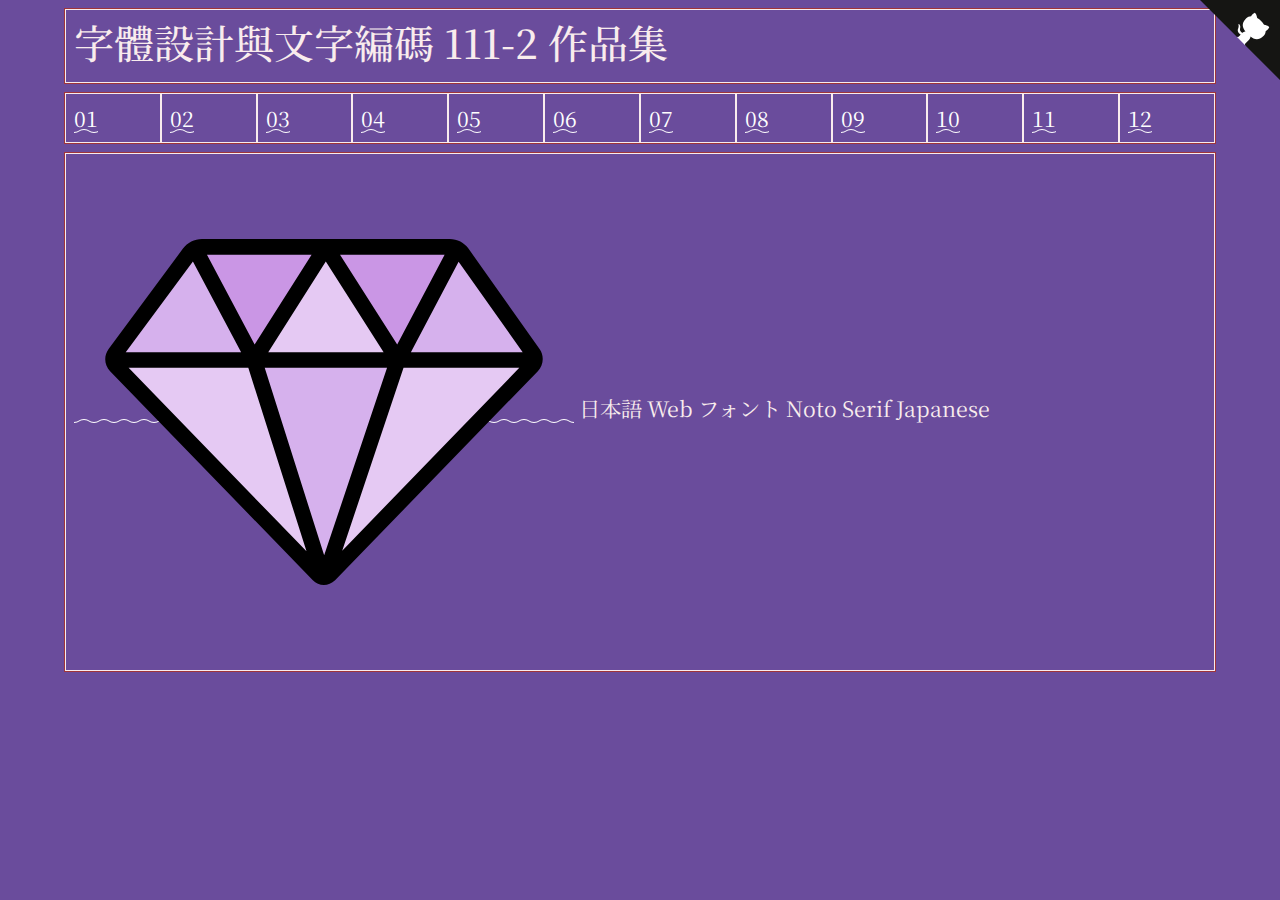
<file: hw00/index.html>
<!doctype html>
<html lang="zh-Hant-TW">
  <head>
  <!-- Required meta tags -->
  <meta charset="utf-8">
  <meta name="viewport" content="width=device-width, initial-scale=1">
  <title>作品集 Portfolio</title>
  <!-- Bootstrap CSS -->
  <link href="https://cdn.jsdelivr.net/npm/bootstrap@5.1.0/dist/css/bootstrap.min.css" rel="stylesheet">
  <style type="text/css">

    @import url('https://fonts.googleapis.com/css2?family=Noto+Serif+JP:wght@200&display=swap');

    table {
    border-collapse: collapse;
    border: 2px solid white; /* rgba(217,140,144,1) */
    font-size:  12pt;
    margin-left: auto;
    margin-right: auto;
    }

    td,
    th {
    border: 1px solid white;
    padding: 2px 8px;
    }

    .flipswitch
    {
        position: relative;
        background: white;
        width: 120px;
        height: 20px;
        -webkit-appearance: initial;
        border-radius: 3px;
        -webkit-tap-highlight-color: rgba(0, 0, 0, 0);
        outline:none;
        font-size: 14px;
        font-family: Trebuchet, Arial, sans-serif;
        font-weight: bold;
        cursor:pointer;
        border:1px solid #ddd;
    }
    .flipswitch:after
    {
        position:absolute;
        top:5%;
        display:block; 
        line-height:16px;
        width:45%;
        height:90%;
        background:#fff;
        box-sizing:border-box;
        text-align:center;
        transition: all 0.3s ease-in 0s; 
        color:rgba(159,53,58,1);
        border:#888 1px solid;
        border-radius:3px;
    }
    .flipswitch:after
    {
        left:2%;
        content: "未完成";
    }
    .flipswitch:checked:after
    {
        left:53%;
        content: "完成";
    }

    body {
      background-color: rgb(106, 76, 156); /* #6A4C9C */
      color: rgb(106, 76, 156);
      font-family: 'Noto Serif JP', serif;
    }

    .container-fluid {
      width:  90%;
    }

    .hw12 {
      border: 1px solid rgb(159, 53, 58);
      margin-top: 8px;
      margin-bottom: 8px;
    }

    .twenty {
      border: 1px solid #f9eced;
      color: #f9eced;
      padding: 8px;
      font-size: 16pt;
    }

    .twenty:hover {
        box-shadow: 0 0 5px 3px #f9eced;
        color: cyan; 
        text-shadow: 0 0 6px #FFFFFF, 0 0 6px #000000;
    }


    .github-corner:hover 
    .octo-arm {
      animation: octocat-wave 560ms ease-in-out
    }
    @keyframes octocat-wave {
      0%,100% {
        transform:rotate(0)
      }
      20%,60% {
        transform:rotate(-25deg)
      }
      40%,80% {
        transform:rotate(10deg)
      }
    }
    @media (max-width:500px) {
      .github-corner:hover 
      .octo-arm {
        animation:none
      }

      .github-corner 
      .octo-arm {
        animation: octocat-wave 560ms ease-in-out
      }
    }

    /* 波浪 */
    a {
      color:#fff;
      text-decoration: none; 
      background: url("data:image/svg+xml,%3Csvg xmlns='http://www.w3.org/2000/svg' viewBox='0 0 20 4'%3E%3Cpath fill='none' stroke='%23fff' d='M0 3.5c5 0 5-3 10-3s5 3 10 3 5-3 10-3 5 3 10 3'/%3E%3C/svg%3E") repeat-x 0 100%; 
      background-size:20px auto; 
      animation: waveMove 1s infinite linear;
    }

    a:hover {
      color:#faa;
      text-decoration: none;
      background: none;
      animation: none;
      text-decoration: underline;
      padding:2px 0;
    }
    @keyframes waveMove {
      from { background-position:0 100%; }
      to { background-position:20px 100%; }
    }
  </style>

  </head>
  <body>

  <!-- https://alexlenail.me/NN-SVG/about.html -->
  <a href="https://github.com/Wenshin1109/ct2023s/" class="github-corner" aria-label="View source on Github">
    <svg width="80" height="80" viewBox="0 0 250 250" style="fill:#151513; color:#fff; position: absolute; top: 0; border: 0; right: 0;" aria-hidden="true">
      <path d="M0,0 L115,115 L130,115 L142,142 L250,250 L250,0 Z"></path>
      <path d="M128.3,109.0 C113.8,99.7 119.0,89.6 119.0,89.6 C122.0,82.7 120.5,78.6 120.5,78.6 C119.2,72.0 123.4,76.3 123.4,76.3 C127.3,80.9 125.5,87.3 125.5,87.3 C122.9,97.6 130.6,101.9 134.4,103.2" fill="currentColor" style="transform-origin: 130px 106px;" class="octo-arm"></path>
      <path d="M115.0,115.0 C114.9,115.1 118.7,116.5 119.8,115.4 L133.7,101.6 C136.9,99.2 139.9,98.4 142.2,98.6 C133.8,88.0 127.5,74.4 143.8,58.0 C148.5,53.4 154.0,51.2 159.7,51.0 C160.3,49.4 163.2,43.6 171.4,40.1 C171.4,40.1 176.1,42.5 178.8,56.2 C183.1,58.6 187.2,61.8 190.9,65.4 C194.5,69.0 197.7,73.2 200.1,77.6 C213.8,80.2 216.3,84.9 216.3,84.9 C212.7,93.1 206.9,96.0 205.4,96.6 C205.1,102.4 203.0,107.8 198.3,112.5 C181.9,128.9 168.3,122.5 157.7,114.1 C157.9,116.9 156.7,120.9 152.7,124.9 L141.0,136.5 C139.8,137.7 141.6,141.9 141.8,141.8 Z" fill="currentColor" class="octo-body"></path>
    </svg>
  </a>



  <div class="container-fluid">
    <!-- ---------------------------------------------- -->
    <div class="row hw12">
      <div class="col-md-12 twenty">
        <h1>字體設計與文字編碼 111-2 作品集</h1>
      </div>
    </div>

    <!-- ---------------------------------------------- -->
    <div class="row hw12">
      <div class="col twenty"><a href="../hw01/index.html">01</a></div>
      <div class="col twenty"><a href="../hw02/index.html">02</a></div>
      <div class="col twenty"><a href="../hw03/index.html">03</a></div>
      <div class="col twenty"><a href="../hw04/index.html">04</a></div>
      <div class="col twenty"><a href="../hw05/index.html">05</a></div>
      <div class="col twenty"><a href="../hw06/index.html">06</a></div>

      <div class="col twenty"><a href="../hw07/index.html">07</a></div>
      <div class="col twenty"><a href="../hw08/index.html">08</a></div>
      <div class="col twenty"><a href="../hw09/index.html">09</a></div>
      <div class="col twenty"><a href="../hw10/index.html">10</a></div>
      <div class="col twenty"><a href="../hw11/index.html">11</a></div>
      <div class="col twenty"><a href="../hw12/index.html">12</a></div>
    </div>

    <!-- ---------------------------------------------- -->
    <div class="row hw12">
      <div class="col-md-12 twenty">
        <a href="https://github.com/tjhsieh/ct2023s/"><img class="withborder" src="./image.svg" height="500"></a>

        日本語 Web フォント Noto Serif Japanese

      </div>
    </div>

    <!-- ------------------------------------------------>

  </body>
</html>
</file>
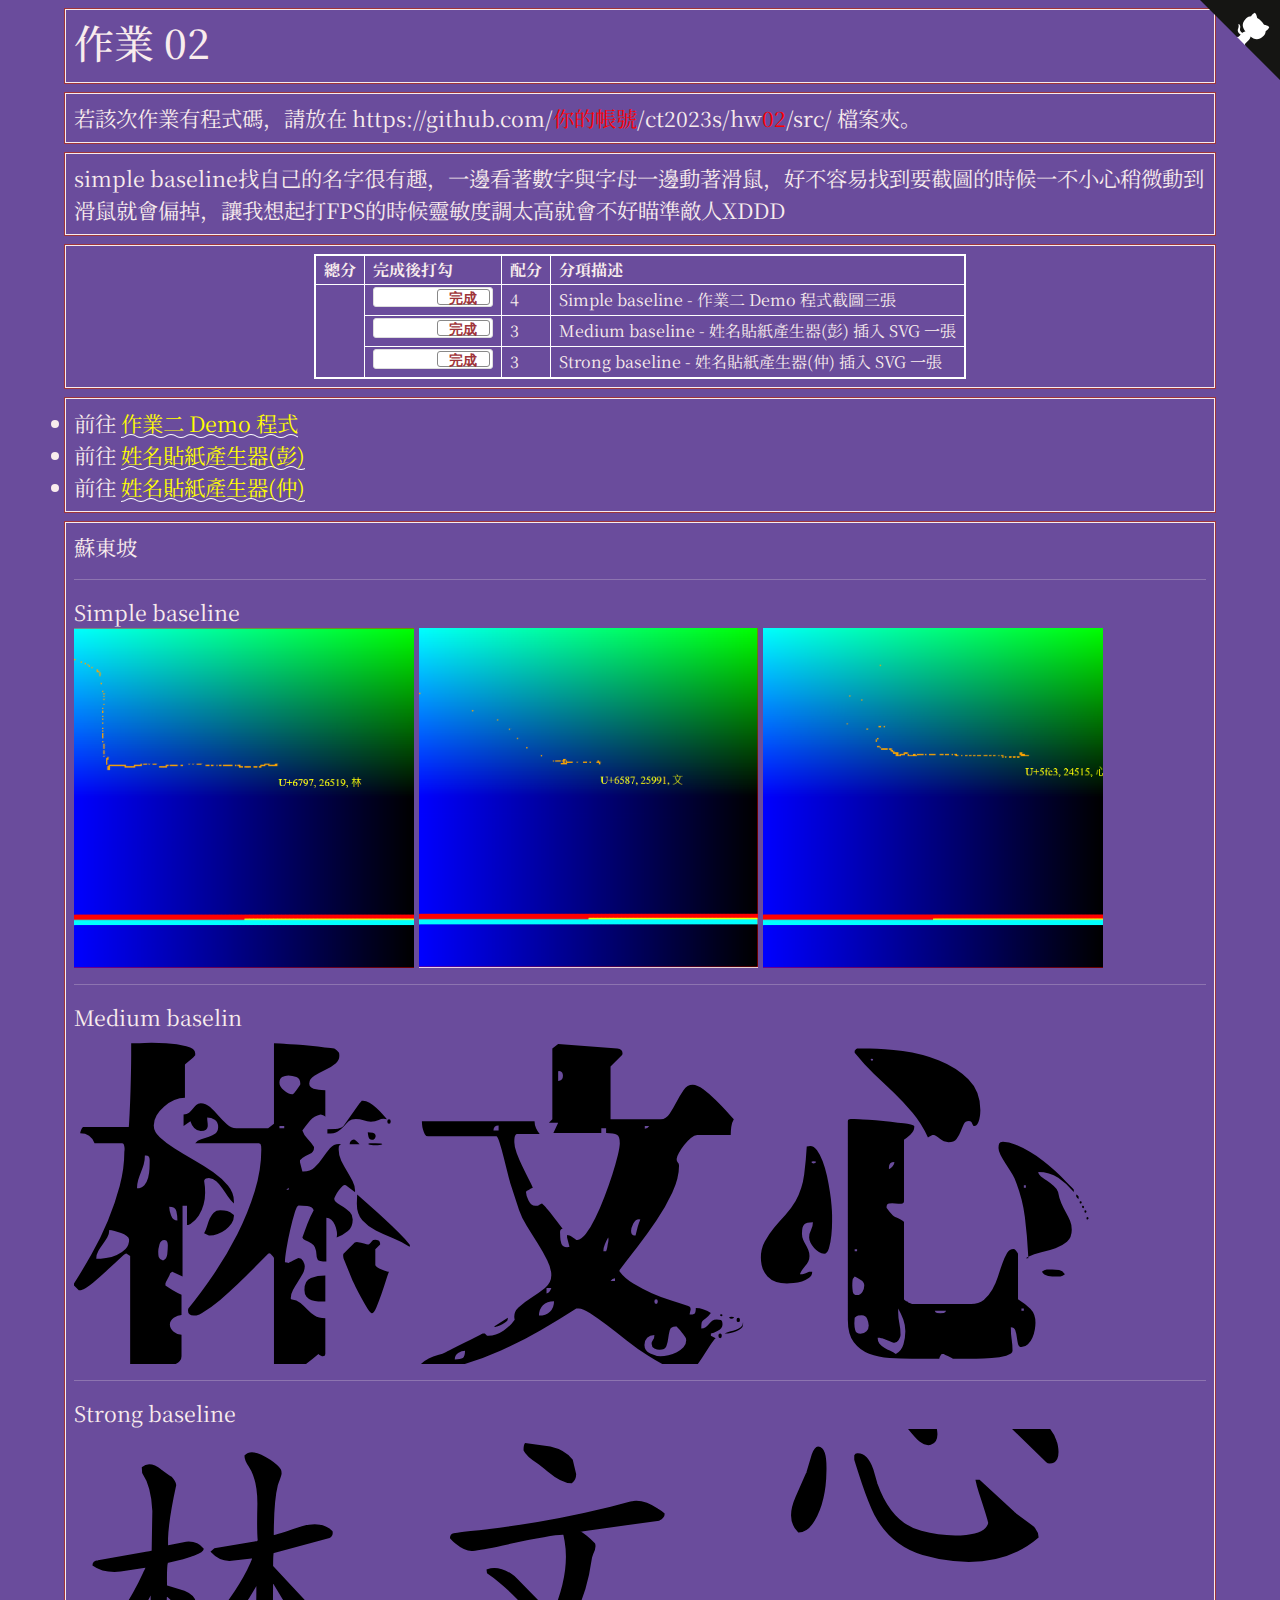
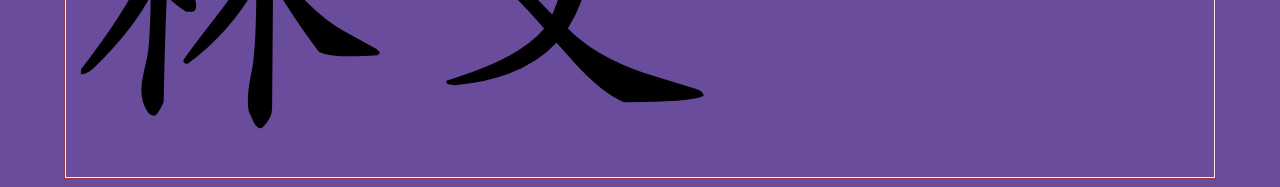
<file: hw02/index.html>
<!doctype html>
<html lang="zh-Hant-TW">
  <head>
  <!-- Required meta tags -->
  <meta charset="utf-8">
  <meta name="viewport" content="width=device-width, initial-scale=1">

  <!-- D3, jquery -->
  <script src="https://d3js.org/d3.v3.min.js" charset="utf-8"></script>
  <script src="https://code.jquery.com/jquery-3.6.0.min.js" charset="utf-8"></script>

  <!-- Bootstrap CSS -->
  <link href="https://cdn.jsdelivr.net/npm/bootstrap@5.1.1/dist/css/bootstrap.min.css" rel="stylesheet">
  <script src="https://cdn.jsdelivr.net/npm/bootstrap@5.1.1/dist/js/bootstrap.bundle.min.js"></script>

  <title>作品集 Portfolio</title>
  <style type="text/css">
    @import url('https://fonts.googleapis.com/css2?family=Noto+Serif+JP:wght@200&display=swap');

    table {
      border-collapse: collapse;
      border: 2px solid white; /* rgba(217,140,144,1) */
      font-size:  12pt;
      margin-left: auto;
      margin-right: auto;
    }

    td,
    th {
      border: 1px solid white;
      padding: 2px 8px;
    }

    .flipswitch
    {
        position: relative;
        background: white;
        width: 120px;
        height: 20px;
        -webkit-appearance: initial;
        border-radius: 3px;
        -webkit-tap-highlight-color: rgba(0, 0, 0, 0);
        outline:none;
        font-size: 14px;
        font-family: Trebuchet, Arial, sans-serif;
        font-weight: bold;
        cursor:pointer;
        border:1px solid #ddd;
    }
    .flipswitch:after
    {
        position:absolute;
        top:5%;
        display:block; 
        line-height:16px;
        width:45%;
        height:90%;
        background:#fff;
        box-sizing:border-box;
        text-align:center;
        transition: all 0.3s ease-in 0s; 
        color:rgba(159,53,58,1);
        border:#888 1px solid;
        border-radius:3px;
    }
    .flipswitch:after
    {
        left:2%;
        content: "未完成";
    }
    .flipswitch:checked:after
    {
        left:53%;
        content: "完成";
    }

    body {
      background-color: rgb(106, 76, 156); /* #6A4C9C */
      color: rgb(106, 76, 156);
      font-family: 'Noto Serif JP', serif;
    }

    .container-fluid {
      width:  90%;
    }

    .hw12 {
      border: 1px solid rgb(159, 53, 58);
      margin-top: 8px;
      margin-bottom: 8px;
    }

    .twenty {
      border: 1px solid #f9eced;
      color: #f9eced;
      padding: 8px;
      font-size: 16pt;
    }

    .twenty:hover {
        box-shadow: 0 0 5px 3px #f9eced;
        color: cyan; 
        text-shadow: 0 0 6px #FFFFFF, 0 0 6px #000000;
    }

    @font-face {
      font-family:'cjkFonts';
      src: url(cjkFonts_allseto_v1.11.woff2) format('woff2');
      /* https://cloudconvert.com/ttf-to-woff2 */
    }

    @font-face {
      font-family:'FiraCode-Regular';
      src: url(FiraCode-Regular.woff2) format('woff2');
      /* https://worldofzero.com/posts/enable-font-ligatures-vscode/ */
    }

    .cjkFonts {
      font-family: 'cjkFonts';
      writing-mode: vertical-rl;
    }

    .cjkFontsH {
      font-family: 'cjkFonts';
    }

    .FiraCode {
      font-family: 'FiraCode-Regular';
    }

    .github-corner:hover 
    .octo-arm {
      animation: octocat-wave 560ms ease-in-out
    }
    @keyframes octocat-wave {
      0%,100% {
        transform:rotate(0)
      }
      20%,60% {
        transform:rotate(-25deg)
      }
      40%,80% {
        transform:rotate(10deg)
      }
    }
    @media (max-width:500px) {
      .github-corner:hover 
      .octo-arm {
        animation:none
      }

      .github-corner 
      .octo-arm {
        animation: octocat-wave 560ms ease-in-out
      }
    }

    /* 波浪 */
    a {
      color:yellow;
      text-decoration: none; 
      background: url("data:image/svg+xml,%3Csvg xmlns='http://www.w3.org/2000/svg' viewBox='0 0 20 4'%3E%3Cpath fill='none' stroke='%23fff' d='M0 3.5c5 0 5-3 10-3s5 3 10 3 5-3 10-3 5 3 10 3'/%3E%3C/svg%3E") repeat-x 0 100%; 
      background-size:20px auto; 
      animation: waveMove 1s infinite linear;
    }

    a:hover {
      color:#f30;
      text-decoration: none;
      background: none;
      animation: none;
      text-decoration: underline;
      padding:2px 0;
    }
    @keyframes waveMove {
      from { background-position:0 100%; }
      to { background-position:20px 100%; }
    }
    /* 波浪 */
  </style>
  </head>
  <body>

    <a href="https://github.com/Wenshin1109/ct2023s/" class="github-corner" aria-label="View source on Github">
      <svg width="80" height="80" viewBox="0 0 250 250" style="fill:#151513; color:#fff; position: absolute; top: 0; border: 0; right: 0;" aria-hidden="true">
        <path d="M0,0 L115,115 L130,115 L142,142 L250,250 L250,0 Z"></path>
        <path d="M128.3,109.0 C113.8,99.7 119.0,89.6 119.0,89.6 C122.0,82.7 120.5,78.6 120.5,78.6 C119.2,72.0 123.4,76.3 123.4,76.3 C127.3,80.9 125.5,87.3 125.5,87.3 C122.9,97.6 130.6,101.9 134.4,103.2" fill="currentColor" style="transform-origin: 130px 106px;" class="octo-arm"></path>
        <path d="M115.0,115.0 C114.9,115.1 118.7,116.5 119.8,115.4 L133.7,101.6 C136.9,99.2 139.9,98.4 142.2,98.6 C133.8,88.0 127.5,74.4 143.8,58.0 C148.5,53.4 154.0,51.2 159.7,51.0 C160.3,49.4 163.2,43.6 171.4,40.1 C171.4,40.1 176.1,42.5 178.8,56.2 C183.1,58.6 187.2,61.8 190.9,65.4 C194.5,69.0 197.7,73.2 200.1,77.6 C213.8,80.2 216.3,84.9 216.3,84.9 C212.7,93.1 206.9,96.0 205.4,96.6 C205.1,102.4 203.0,107.8 198.3,112.5 C181.9,128.9 168.3,122.5 157.7,114.1 C157.9,116.9 156.7,120.9 152.7,124.9 L141.0,136.5 C139.8,137.7 141.6,141.9 141.8,141.8 Z" fill="currentColor" class="octo-body"></path>
      </svg>
    </a>

    <div class="container-fluid">

      <!-- ------------------------------------------------>
      <div class="row hw12">
        <div class="col-md-12 twenty">
          <h1>作業 02</h1>
        </div>
      </div>

      <!-- ------------------------------------------------>
      <div class="row hw12">
        <div class="col-md-12 twenty">
          若該次作業有程式碼，請放在 https://github.com/<span style="color:red;">你的帳號</span>/ct2023s/hw<span style="color:red;">02</span>/src/ 檔案夾。
        </div>
      </div>

      <!-- ------------------------------------------------>
      <div class="row hw12">
        <div class="col-md-12 twenty">
          simple baseline找自己的名字很有趣，一邊看著數字與字母一邊動著滑鼠，好不容易找到要截圖的時候一不小心稍微動到滑鼠就會偏掉，讓我想起打FPS的時候靈敏度調太高就會不好瞄準敵人XDDD
        </div>
      </div>

      <!-- ------------------------------------------------>
      <div class="row hw12">
        <div class="col-md-12 twenty">
          <table>
            <tr>
              <th>總分</th>
              <th>完成後打勾</th>
              <th>配分</th>
              <th>分項描述</th>
            </tr>
            <tr>
              <td rowspan="7" id="myTotal"></td>
              <td><input type="checkbox" class="flipswitch" id="myCheckbox1" checked></td>
              <td id='m1'>4</td>
              <td>Simple baseline - 作業二 Demo 程式截圖三張</td>
            </tr>
            <tr>
              <td><input type="checkbox" class="flipswitch" id="myCheckbox2" checked></td>
              <td id='m2'>3</td>
              <td>Medium baseline - 姓名貼紙產生器(彭) 插入 SVG 一張</td>
            </tr>
            <tr>
              <td><input type="checkbox" class="flipswitch" id="myCheckbox3" checked></td>
              <td id='m3'>3</td>
              <td>Strong baseline - 姓名貼紙產生器(仲) 插入 SVG 一張</td>
            </tr>
          </table>
        </div>
      </div>

      <!-- ------------------------------------------------>
  <div class="row hw12">
    <div class="col-md-12 twenty">
      <li>前往 <a href="https://tjhsieh.github.io/c/ct/ct2023s/html/unicode/index.html">作業二 Demo 程式</a></li>
      <li>前往  <a href="https://howlemon.github.io/ct2022s/hw02/index.html" target="_blank"> 姓名貼紙產生器(彭)</a> </li>
      <li>前往  <a href="https://t109598105.github.io/vis2021s/lab07/index.html" target="_blank"> 姓名貼紙產生器(仲)</a> </li>
    </div>
  </div>


  <!-- ------------------------------------------------>
  <div class="row hw12">
    <div class="col-md-12 twenty">
      蘇東坡
      <hr>
      Simple baseline <br>

      <img src="./img/6797.png" width="30%" />
      <img src="./img/6587.png" width="30%" />
      <img src="./img/5FC3.png" width="30%" />

      <hr>
      Medium baselin <br>
      <img src="./img/6797_6587_5FC3.svg" width="90%" />

      <hr>
      Strong baseline<br>
      <img src="./img/U+6797.svg" width="30%" />
      <img src="./img/U+6587.svg" width="30%" />
      <img src="./img/U+5FC3.svg" width="30%" />
      
    </div>
  </div>



      <!-- ------------------------------------------------>

      <!-- ------------------------------------------------>


    <script>
      $(function() {
        var f = function() {
          $(this).next().text($(this).is(':checked') ? '做完' : '未做完');
        };
        $('input').change(f).trigger('change');
      });

      d3.select("#myCheckbox1").on("change",update);
      d3.select("#myCheckbox2").on("change",update);
      d3.select("#myCheckbox3").on("change",update);

      update();
      
      function update(){

        var score = 0;

        if (d3.select("#myCheckbox1").property("checked")){
          score += parseInt(d3.select('#m1').html());
        }

        if (d3.select("#myCheckbox2").property("checked")){
          score += parseInt(d3.select('#m2').html());   
        }

        if (d3.select("#myCheckbox3").property("checked")){
          score += parseInt(d3.select('#m3').html());   
        }

        d3.select("#myTotal").html(score);    
      }
    </script>

  </body>
</html>
</file>
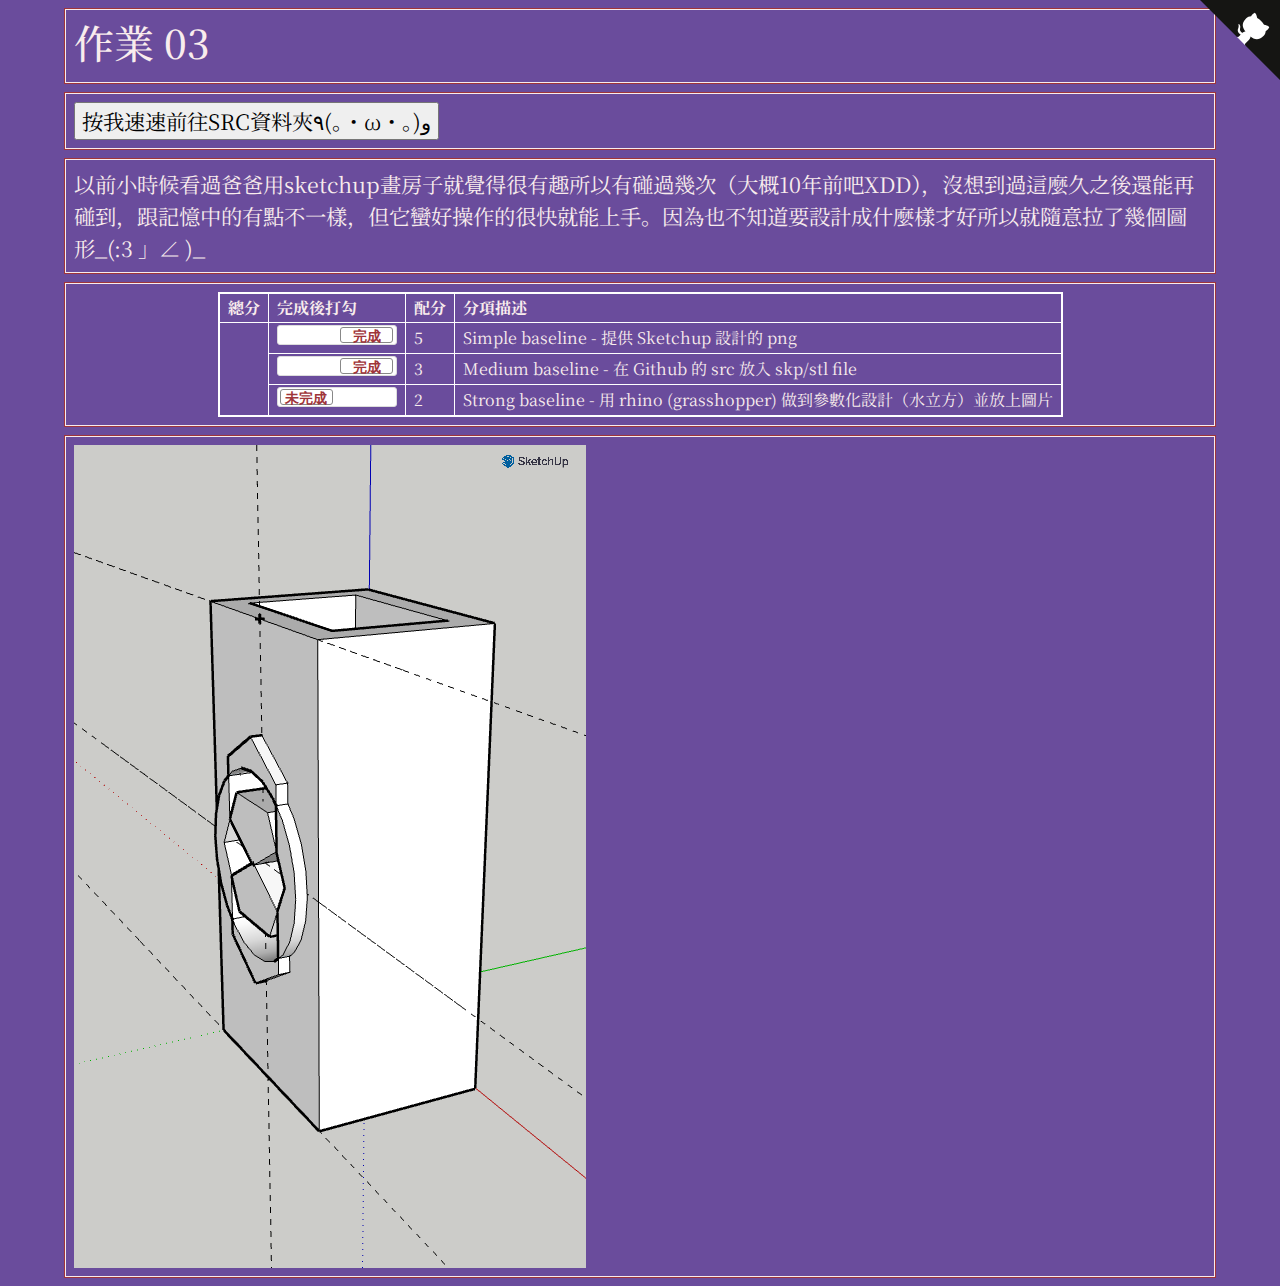
<file: hw03/index.html>
<!doctype html>
<html lang="zh-Hant-TW">
  <head>
  <!-- Required meta tags -->
  <meta charset="utf-8">
  <meta name="viewport" content="width=device-width, initial-scale=1">

  <!-- D3, jquery -->
  <script src="https://d3js.org/d3.v3.min.js" charset="utf-8"></script>
  <script src="https://code.jquery.com/jquery-3.6.0.min.js" charset="utf-8"></script>

  <!-- Bootstrap CSS -->
  <link href="https://cdn.jsdelivr.net/npm/bootstrap@5.1.1/dist/css/bootstrap.min.css" rel="stylesheet">
  <script src="https://cdn.jsdelivr.net/npm/bootstrap@5.1.1/dist/js/bootstrap.bundle.min.js"></script>

  <title>作品集 Portfolio</title>
  <style type="text/css">
    @import url('https://fonts.googleapis.com/css2?family=Noto+Serif+JP:wght@200&display=swap');
  
    table {
      border-collapse: collapse;
      border: 2px solid white; /* rgba(217,140,144,1) */
      font-size:  12pt;
      margin-left: auto;
      margin-right: auto;
    }
  
    td,
    th {
      border: 1px solid white;
      padding: 2px 8px;
    }
  
    .flipswitch
    {
        position: relative;
        background: white;
        width: 120px;
        height: 20px;
        -webkit-appearance: initial;
        border-radius: 3px;
        -webkit-tap-highlight-color: rgba(0, 0, 0, 0);
        outline:none;
        font-size: 14px;
        font-family: Trebuchet, Arial, sans-serif;
        font-weight: bold;
        cursor:pointer;
        border:1px solid #ddd;
    }
    .flipswitch:after
    {
        position:absolute;
        top:5%;
        display:block; 
        line-height:16px;
        width:45%;
        height:90%;
        background:#fff;
        box-sizing:border-box;
        text-align:center;
        transition: all 0.3s ease-in 0s; 
        color:rgba(159,53,58,1);
        border:#888 1px solid;
        border-radius:3px;
    }
    .flipswitch:after
    {
        left:2%;
        content: "未完成";
    }
    .flipswitch:checked:after
    {
        left:53%;
        content: "完成";
    }
  
    body {
      background-color: rgb(106, 76, 156); /* #6A4C9C */
      color: rgb(106, 76, 156);
      font-family: 'Noto Serif JP', serif;
    }
  
    .container-fluid {
      width:  90%;
    }
  
    .hw12 {
      border: 1px solid rgb(159, 53, 58);
      margin-top: 8px;
      margin-bottom: 8px;
    }
  
    .twenty {
      border: 1px solid #f9eced;
      color: #f9eced;
      padding: 8px;
      font-size: 16pt;
    }
  
    .twenty:hover {
        box-shadow: 0 0 5px 3px #f9eced;
        color: cyan; 
        text-shadow: 0 0 6px #FFFFFF, 0 0 6px #000000;
    }
  
    @font-face {
      font-family:'cjkFonts';
      src: url(cjkFonts_allseto_v1.11.woff2) format('woff2');
      /* https://cloudconvert.com/ttf-to-woff2 */
    }
  
    @font-face {
      font-family:'FiraCode-Regular';
      src: url(FiraCode-Regular.woff2) format('woff2');
      /* https://worldofzero.com/posts/enable-font-ligatures-vscode/ */
    }
  
    .cjkFonts {
      font-family: 'cjkFonts';
      writing-mode: vertical-rl;
    }
  
    .cjkFontsH {
      font-family: 'cjkFonts';
    }
  
    .FiraCode {
      font-family: 'FiraCode-Regular';
    }
  
    .github-corner:hover 
    .octo-arm {
      animation: octocat-wave 560ms ease-in-out
    }
    @keyframes octocat-wave {
      0%,100% {
        transform:rotate(0)
      }
      20%,60% {
        transform:rotate(-25deg)
      }
      40%,80% {
        transform:rotate(10deg)
      }
    }
    @media (max-width:500px) {
      .github-corner:hover 
      .octo-arm {
        animation:none
      }
  
      .github-corner 
      .octo-arm {
        animation: octocat-wave 560ms ease-in-out
      }
    }
  
    /* 波浪 */
    a {
      color:yellow;
      text-decoration: none; 
      background: url("data:image/svg+xml,%3Csvg xmlns='http://www.w3.org/2000/svg' viewBox='0 0 20 4'%3E%3Cpath fill='none' stroke='%23fff' d='M0 3.5c5 0 5-3 10-3s5 3 10 3 5-3 10-3 5 3 10 3'/%3E%3C/svg%3E") repeat-x 0 100%; 
      background-size:20px auto; 
      animation: waveMove 1s infinite linear;
    }
  
    a:hover {
      color:#f30;
      text-decoration: none;
      background: none;
      animation: none;
      text-decoration: underline;
      padding:2px 0;
    }
    @keyframes waveMove {
      from { background-position:0 100%; }
      to { background-position:20px 100%; }
    }
    /* 波浪 */
  </style>
  </head>
  <body>

    <a href="https://github.com/Wenshin1109/ct2023s/" class="github-corner" aria-label="View source on Github">
      <svg width="80" height="80" viewBox="0 0 250 250" style="fill:#151513; color:#fff; position: absolute; top: 0; border: 0; right: 0;" aria-hidden="true">
        <path d="M0,0 L115,115 L130,115 L142,142 L250,250 L250,0 Z"></path>
        <path d="M128.3,109.0 C113.8,99.7 119.0,89.6 119.0,89.6 C122.0,82.7 120.5,78.6 120.5,78.6 C119.2,72.0 123.4,76.3 123.4,76.3 C127.3,80.9 125.5,87.3 125.5,87.3 C122.9,97.6 130.6,101.9 134.4,103.2" fill="currentColor" style="transform-origin: 130px 106px;" class="octo-arm"></path>
        <path d="M115.0,115.0 C114.9,115.1 118.7,116.5 119.8,115.4 L133.7,101.6 C136.9,99.2 139.9,98.4 142.2,98.6 C133.8,88.0 127.5,74.4 143.8,58.0 C148.5,53.4 154.0,51.2 159.7,51.0 C160.3,49.4 163.2,43.6 171.4,40.1 C171.4,40.1 176.1,42.5 178.8,56.2 C183.1,58.6 187.2,61.8 190.9,65.4 C194.5,69.0 197.7,73.2 200.1,77.6 C213.8,80.2 216.3,84.9 216.3,84.9 C212.7,93.1 206.9,96.0 205.4,96.6 C205.1,102.4 203.0,107.8 198.3,112.5 C181.9,128.9 168.3,122.5 157.7,114.1 C157.9,116.9 156.7,120.9 152.7,124.9 L141.0,136.5 C139.8,137.7 141.6,141.9 141.8,141.8 Z" fill="currentColor" class="octo-body"></path>
      </svg>
    </a>

    <div class="container-fluid">

      <!-- ------------------------------------------------>
      <div class="row hw12">
        <div class="col-md-12 twenty">
          <h1>作業 03</h1>
        </div>
      </div>

      <!-- ------------------------------------------------>
      <div class="row hw12">
        <div class="col-md-12 twenty">
          <input type="button" name="back" onclick="location.href='https://github.com/Wenshin1109/ct2023s/tree/main/hw03/src'" value="按我速速前往SRC資料夾٩(｡・ω・｡)و">
        </div>
      </div>

      <!-- ------------------------------------------------>
      <div class="row hw12">
        <div class="col-md-12 twenty">
          以前小時候看過爸爸用sketchup畫房子就覺得很有趣所以有碰過幾次（大概10年前吧XDD），沒想到過這麼久之後還能再碰到，跟記憶中的有點不一樣，但它蠻好操作的很快就能上手。因為也不知道要設計成什麼樣才好所以就隨意拉了幾個圖形_(:3 」∠ )_
        </div>
      </div>

      <!-- ------------------------------------------------>
  <div class="row hw12">
    <div class="col-md-12 twenty">
      <table>
        <tr>
          <th>總分</th>
          <th>完成後打勾</th>
          <th>配分</th>
          <th>分項描述</th>
        </tr>
        <tr>
          <td rowspan="7" id="myTotal"></td>
          <td><input type="checkbox" class="flipswitch" id="myCheckbox1" checked></td>
          <td id='m1'>5</td>
          <td>Simple baseline - 提供 Sketchup 設計的 png</td>
        </tr>
        <tr>
          <td><input type="checkbox" class="flipswitch" id="myCheckbox2" checked></td>
          <td id='m2'>3</td>
          <td>Medium baseline - 在 Github 的 src 放入 skp/stl file </td>
        </tr>
        <tr>
          <td><input type="checkbox" class="flipswitch" id="myCheckbox3"></td>
          <td id='m3'>2</td>
          <td>Strong baseline - 用 rhino (grasshopper) 做到參數化設計（水立方）並放上圖片 </td>
        </tr>
      </table>
    </div>
  </div>

      <!-- ------------------------------------------------>
      <div class="row hw12">
        <div class="col-md-12 twenty">
          <img src="./src/hw03.png">
        </div>
      </div>

      <!-- ------------------------------------------------>

      <!-- ------------------------------------------------>


    <script>
      $(function() {
        var f = function() {
          $(this).next().text($(this).is(':checked') ? '做完' : '未做完');
        };
        $('input').change(f).trigger('change');
      });

      d3.select("#myCheckbox1").on("change",update);
      d3.select("#myCheckbox2").on("change",update);
      d3.select("#myCheckbox3").on("change",update);
      d3.select("#myCheckbox4").on("change",update);
      d3.select("#myCheckbox5").on("change",update);
      d3.select("#myCheckbox6").on("change",update);
      d3.select("#myCheckbox7").on("change",update);

      update();
      
      function update(){

        var score = 0;

        if (d3.select("#myCheckbox1").property("checked")){
          score += parseInt(d3.select('#m1').html());
        }

        if (d3.select("#myCheckbox2").property("checked")){
          score += parseInt(d3.select('#m2').html());   
        }

        if (d3.select("#myCheckbox3").property("checked")){
          score += parseInt(d3.select('#m3').html());   
        }

        d3.select("#myTotal").html(score);    
      }
    </script>

  </body>
</html>
</file>
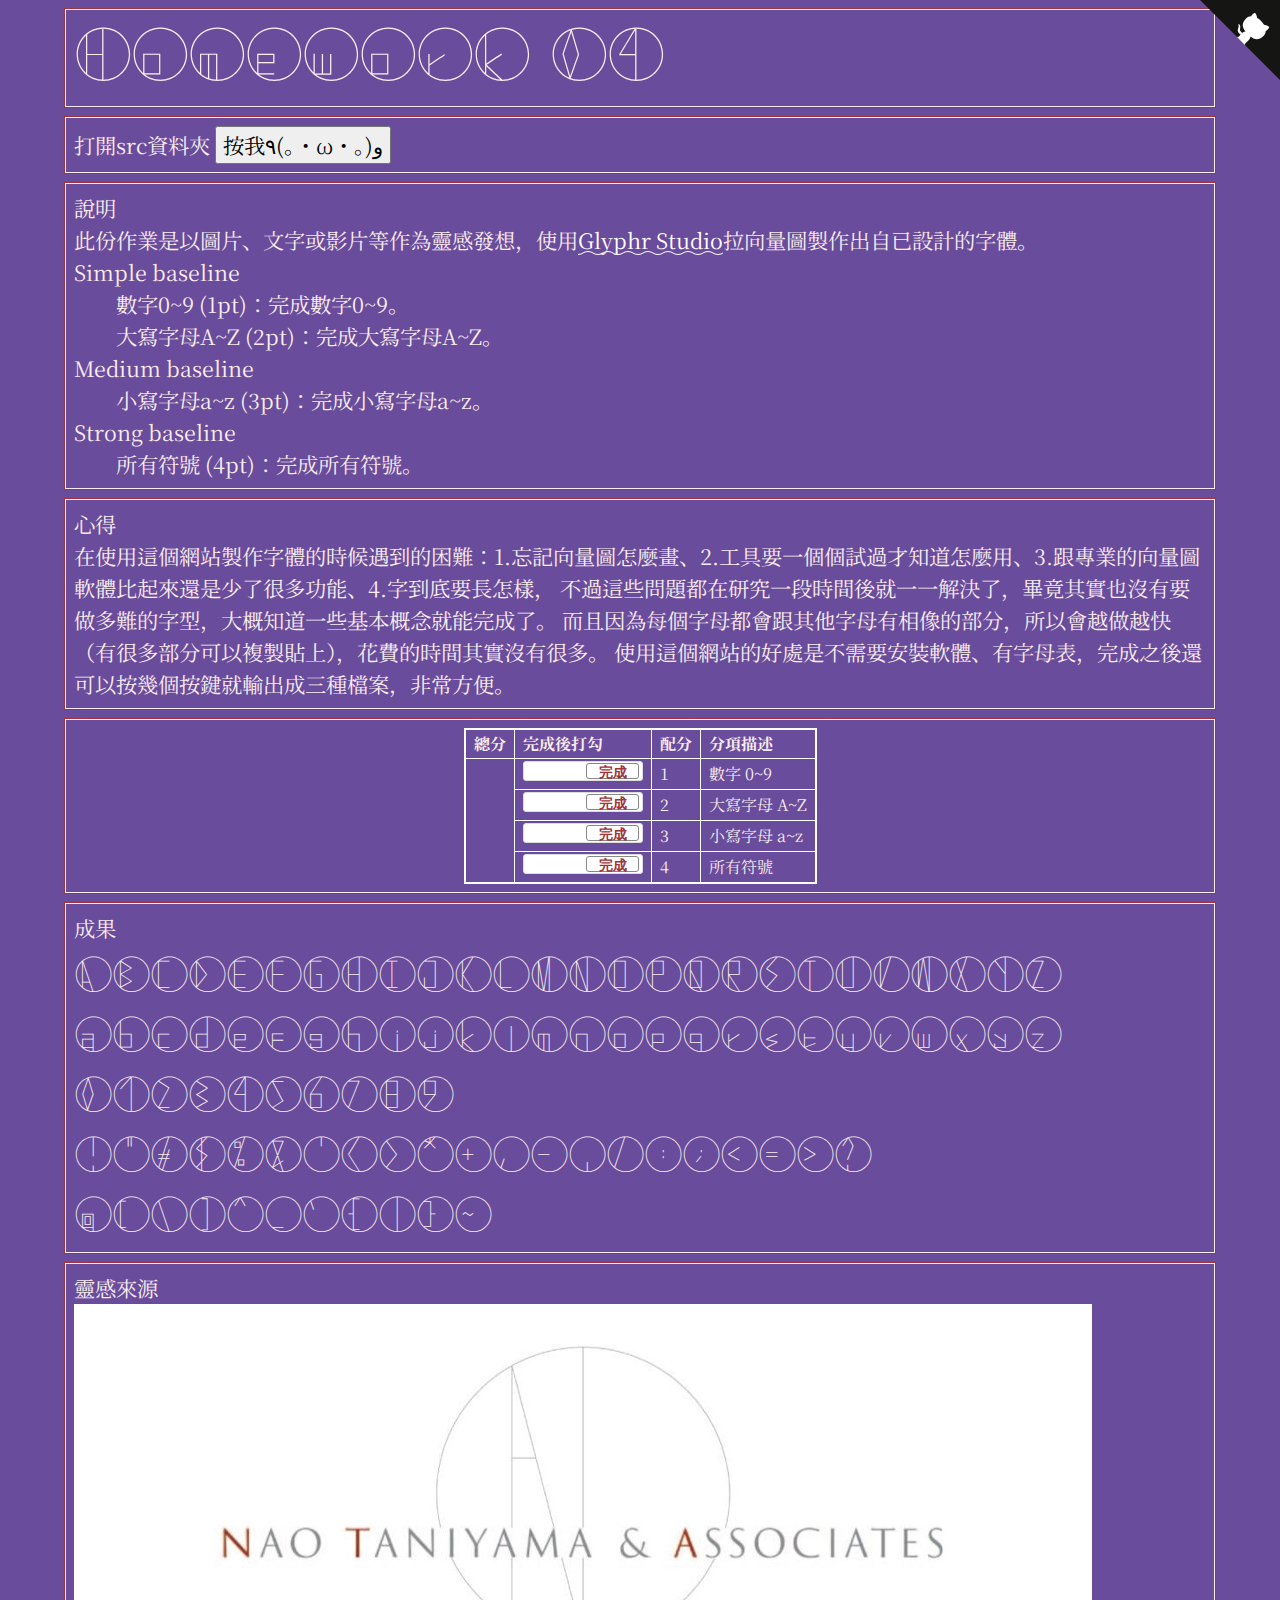
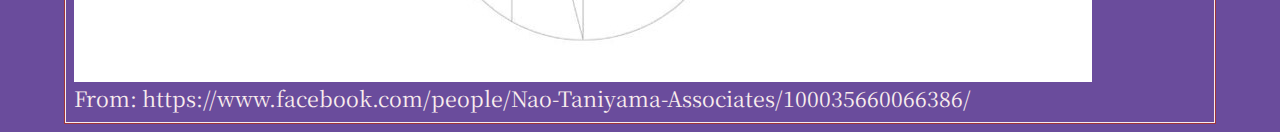
<file: hw04/index.html>
<!doctype html>
<html lang="zh-Hant-TW">
  <head>
  <!-- Required meta tags -->
  <meta charset="utf-8">
  <meta name="viewport" content="width=device-width, initial-scale=1">

  <!-- D3, jquery -->
  <script src="https://d3js.org/d3.v3.min.js" charset="utf-8"></script>
  <script src="https://code.jquery.com/jquery-3.6.0.min.js" charset="utf-8"></script>

  <!-- Bootstrap CSS -->
  <link href="https://cdn.jsdelivr.net/npm/bootstrap@5.1.1/dist/css/bootstrap.min.css" rel="stylesheet">
  <script src="https://cdn.jsdelivr.net/npm/bootstrap@5.1.1/dist/js/bootstrap.bundle.min.js"></script>

  <!-- CSS -->
  <link href="css/mystyle.css" rel="stylesheet">

  <title>作品集 Portfolio</title>
  <style type="text/css">

    @import url('https://fonts.googleapis.com/css2?family=Noto+Serif+JP:wght@200&display=swap');
  
    table {
    border-collapse: collapse;
    border: 2px solid white; /* rgba(217,140,144,1) */
    font-size:  12pt;
    margin-left: auto;
    margin-right: auto;
    }
  
    td,
    th {
    border: 1px solid white;
    padding: 2px 8px;
    }
  
    .flipswitch
    {
        position: relative;
        background: white;
        width: 120px;
        height: 20px;
        -webkit-appearance: initial;
        border-radius: 3px;
        -webkit-tap-highlight-color: rgba(0, 0, 0, 0);
        outline:none;
        font-size: 14px;
        font-family: Trebuchet, Arial, sans-serif;
        font-weight: bold;
        cursor:pointer;
        border:1px solid #ddd;
    }
    .flipswitch:after
    {
        position:absolute;
        top:5%;
        display:block; 
        line-height:16px;
        width:45%;
        height:90%;
        background:#fff;
        box-sizing:border-box;
        text-align:center;
        transition: all 0.3s ease-in 0s; 
        color:rgba(159,53,58,1);
        border:#888 1px solid;
        border-radius:3px;
    }
    .flipswitch:after
    {
        left:2%;
        content: "未完成";
    }
    .flipswitch:checked:after
    {
        left:53%;
        content: "完成";
    }
  
    body {
      background-color: rgb(106, 76, 156); /* #6A4C9C */
      color: rgb(106, 76, 156);
      font-family: 'Noto Serif JP', serif;
    }
  
    .container-fluid {
      width:  90%;
    }
  
    .hw12 {
      border: 1px solid rgb(159, 53, 58);
      margin-top: 8px;
      margin-bottom: 8px;
    }
  
    .twenty {
      border: 1px solid #f9eced;
      color: #f9eced;
      padding: 8px;
      font-size: 16pt;
    }
  
    .twenty:hover {
        box-shadow: 0 0 5px 3px #f9eced;
        color: cyan; 
        text-shadow: 0 0 6px #FFFFFF, 0 0 6px #000000;
    }
  
  
    .github-corner:hover 
    .octo-arm {
      animation: octocat-wave 560ms ease-in-out
    }
    @keyframes octocat-wave {
      0%,100% {
        transform:rotate(0)
      }
      20%,60% {
        transform:rotate(-25deg)
      }
      40%,80% {
        transform:rotate(10deg)
      }
    }
    @media (max-width:500px) {
      .github-corner:hover 
      .octo-arm {
        animation:none
      }
  
      .github-corner 
      .octo-arm {
        animation: octocat-wave 560ms ease-in-out
      }
    }
  
    /* 波浪 */
    a {
      color:#fff;
      text-decoration: none; 
      background: url("data:image/svg+xml,%3Csvg xmlns='http://www.w3.org/2000/svg' viewBox='0 0 20 4'%3E%3Cpath fill='none' stroke='%23fff' d='M0 3.5c5 0 5-3 10-3s5 3 10 3 5-3 10-3 5 3 10 3'/%3E%3C/svg%3E") repeat-x 0 100%; 
      background-size:20px auto; 
      animation: waveMove 1s infinite linear;
    }
  
    a:hover {
      color:#faa;
      text-decoration: none;
      background: none;
      animation: none;
      text-decoration: underline;
      padding:2px 0;
    }
    @keyframes waveMove {
      from { background-position:0 100%; }
      to { background-position:20px 100%; }
    }
  </style>


  </head>
  <body>

    <!-- https://alexlenail.me/NN-SVG/about.html -->
   <a href="https://github.com/Wenshin1109/ct2023s/" class="github-corner" aria-label="View source on Github">
    <svg width="80" height="80" viewBox="0 0 250 250" style="fill:#151513; color:#fff; position: absolute; top: 0; border: 0; right: 0;" aria-hidden="true">
      <path d="M0,0 L115,115 L130,115 L142,142 L250,250 L250,0 Z"></path>
      <path d="M128.3,109.0 C113.8,99.7 119.0,89.6 119.0,89.6 C122.0,82.7 120.5,78.6 120.5,78.6 C119.2,72.0 123.4,76.3 123.4,76.3 C127.3,80.9 125.5,87.3 125.5,87.3 C122.9,97.6 130.6,101.9 134.4,103.2" fill="currentColor" style="transform-origin: 130px 106px;" class="octo-arm"></path>
      <path d="M115.0,115.0 C114.9,115.1 118.7,116.5 119.8,115.4 L133.7,101.6 C136.9,99.2 139.9,98.4 142.2,98.6 C133.8,88.0 127.5,74.4 143.8,58.0 C148.5,53.4 154.0,51.2 159.7,51.0 C160.3,49.4 163.2,43.6 171.4,40.1 C171.4,40.1 176.1,42.5 178.8,56.2 C183.1,58.6 187.2,61.8 190.9,65.4 C194.5,69.0 197.7,73.2 200.1,77.6 C213.8,80.2 216.3,84.9 216.3,84.9 C212.7,93.1 206.9,96.0 205.4,96.6 C205.1,102.4 203.0,107.8 198.3,112.5 C181.9,128.9 168.3,122.5 157.7,114.1 C157.9,116.9 156.7,120.9 152.7,124.9 L141.0,136.5 C139.8,137.7 141.6,141.9 141.8,141.8 Z" fill="currentColor" class="octo-body"></path>
    </svg>
  </a>

  <div class="container-fluid">

    <!-- ------------------------------------------------>
    <div class="row hw12">
      <div class="col-md-12 twenty">
        <h1 style="font-family: OFont; font-size: 60px;">Homework 04</h1>
      </div>
    </div>

    <!-- ------------------------------------------------>
    <div class="row hw12">
      <div class="col-md-12 twenty">
        打開src資料夾
        <input type="button" name="back" onclick="location.href='https://github.com/Wenshin1109/ct2023s/tree/main/hw04/src'" value="按我٩(｡・ω・｡)و">
      </div>
    </div>

    <!-- ------------------------------------------------>
    <div class="row hw12">
      <div class="col-md-12 twenty">
        說明<br>
        此份作業是以圖片、文字或影片等作為靈感發想，使用<a href="https://www.glyphrstudio.com/" style="color: #fff">Glyphr Studio</a>拉向量圖製作出自已設計的字體。<br>
        Simple baseline<br>
        &emsp;&emsp;數字0~9 (1pt)：完成數字0~9。<br>
        &emsp;&emsp;大寫字母A~Z (2pt)：完成大寫字母A~Z。<br>
        Medium baseline<br>
        &emsp;&emsp;小寫字母a~z (3pt)：完成小寫字母a~z。<br>
        Strong baseline<br>
        &emsp;&emsp;所有符號 (4pt)：完成所有符號。<br>

      </div>
    </div>

    <!-- ------------------------------------------------>
    <div class="row hw12">
      <div class="col-md-12 twenty">
        心得<br>
        在使用這個網站製作字體的時候遇到的困難：1.忘記向量圖怎麼畫、2.工具要一個個試過才知道怎麼用、3.跟專業的向量圖軟體比起來還是少了很多功能、4.字到底要長怎樣，
        不過這些問題都在研究一段時間後就一一解決了，畢竟其實也沒有要做多難的字型，大概知道一些基本概念就能完成了。
        而且因為每個字母都會跟其他字母有相像的部分，所以會越做越快（有很多部分可以複製貼上），花費的時間其實沒有很多。
        使用這個網站的好處是不需要安裝軟體、有字母表，完成之後還可以按幾個按鍵就輸出成三種檔案，非常方便。
      </div>
    </div>


    <!-- ------------------------------------------------>
    <div class="row hw12">
      <div class="col-md-12 twenty">
        <table>
          <tr>
            <th>總分</th>
            <th>完成後打勾</th>
            <th>配分</th>
            <th>分項描述</th>
          </tr>
          <tr>
            <td rowspan="4" id="myTotal"></td>
            <td><input type="checkbox" class="flipswitch" id="myCheckbox1" checked="checked"></td>
            <td id='m1'>1</td>
            <td>數字 0~9</td>
          </tr>
          <tr>
            <td><input type="checkbox" class="flipswitch" id="myCheckbox2" checked="checked"></td>
            <td id='m2'>2</td>
            <td>大寫字母 A~Z</td>
          </tr>
          <tr>
            <td><input type="checkbox" class="flipswitch" id="myCheckbox3" checked="checked"></td>
            <td id='m3'>3</td>
            <td>小寫字母 a~z</td>
          </tr>
          <tr>
            <td><input type="checkbox" class="flipswitch" id="myCheckbox4" checked="checked"></td>
            <td id='m4'>4</td>
            <td>所有符號</td>
          </tr>
        </table>
      </div>
    </div>

    <!-- ------------------------------------------------>
    <div class="row hw12">
      <div class="col-md-12 twenty">
        成果<br>
        <span style="font-family: OFont; font-size: 40px;">
          ABCDEFGHIJKLMNOPQRSTUVWXYZ<br>
          abcdefghijklmnopqrstuvwxyz<br>
          0123456789<br>
          !"#$%&'()*+,-./:;&lt;=&gt;?@[\]^_`{|}~<br>
        </span>
      </div>
    </div>

    <!-- ------------------------------------------------>
    <div class="row hw12">
      <div class="col-md-12 twenty">
        靈感來源<br>
        <img src="img/source.jpg"><br>
        From: https://www.facebook.com/people/Nao-Taniyama-Associates/100035660066386/
      </div>
    </div>


    <!-- ------------------------------------------------>


  <script>
    $(function() {
      var f = function() {
        $(this).next().text($(this).is(':checked') ? '做完' : '未做完');
      };
      $('input').change(f).trigger('change');
    });

    d3.select("#myCheckbox1").on("change",update);
    d3.select("#myCheckbox2").on("change",update);
    d3.select("#myCheckbox3").on("change",update);
    d3.select("#myCheckbox4").on("change",update);


    update();
    
    function update(){

      var score = 0;

      if (d3.select("#myCheckbox1").property("checked")){
        score += parseInt(d3.select('#m1').html());
      }

      if (d3.select("#myCheckbox2").property("checked")){
        score += parseInt(d3.select('#m2').html());   
      }

      if (d3.select("#myCheckbox3").property("checked")){
        score += parseInt(d3.select('#m3').html());   
      }

      if (d3.select("#myCheckbox4").property("checked")){
        score += parseInt(d3.select('#m4').html());   
      }


      d3.select("#myTotal").html(score);    
    }
  </script>

  </body>
</html>
</file>
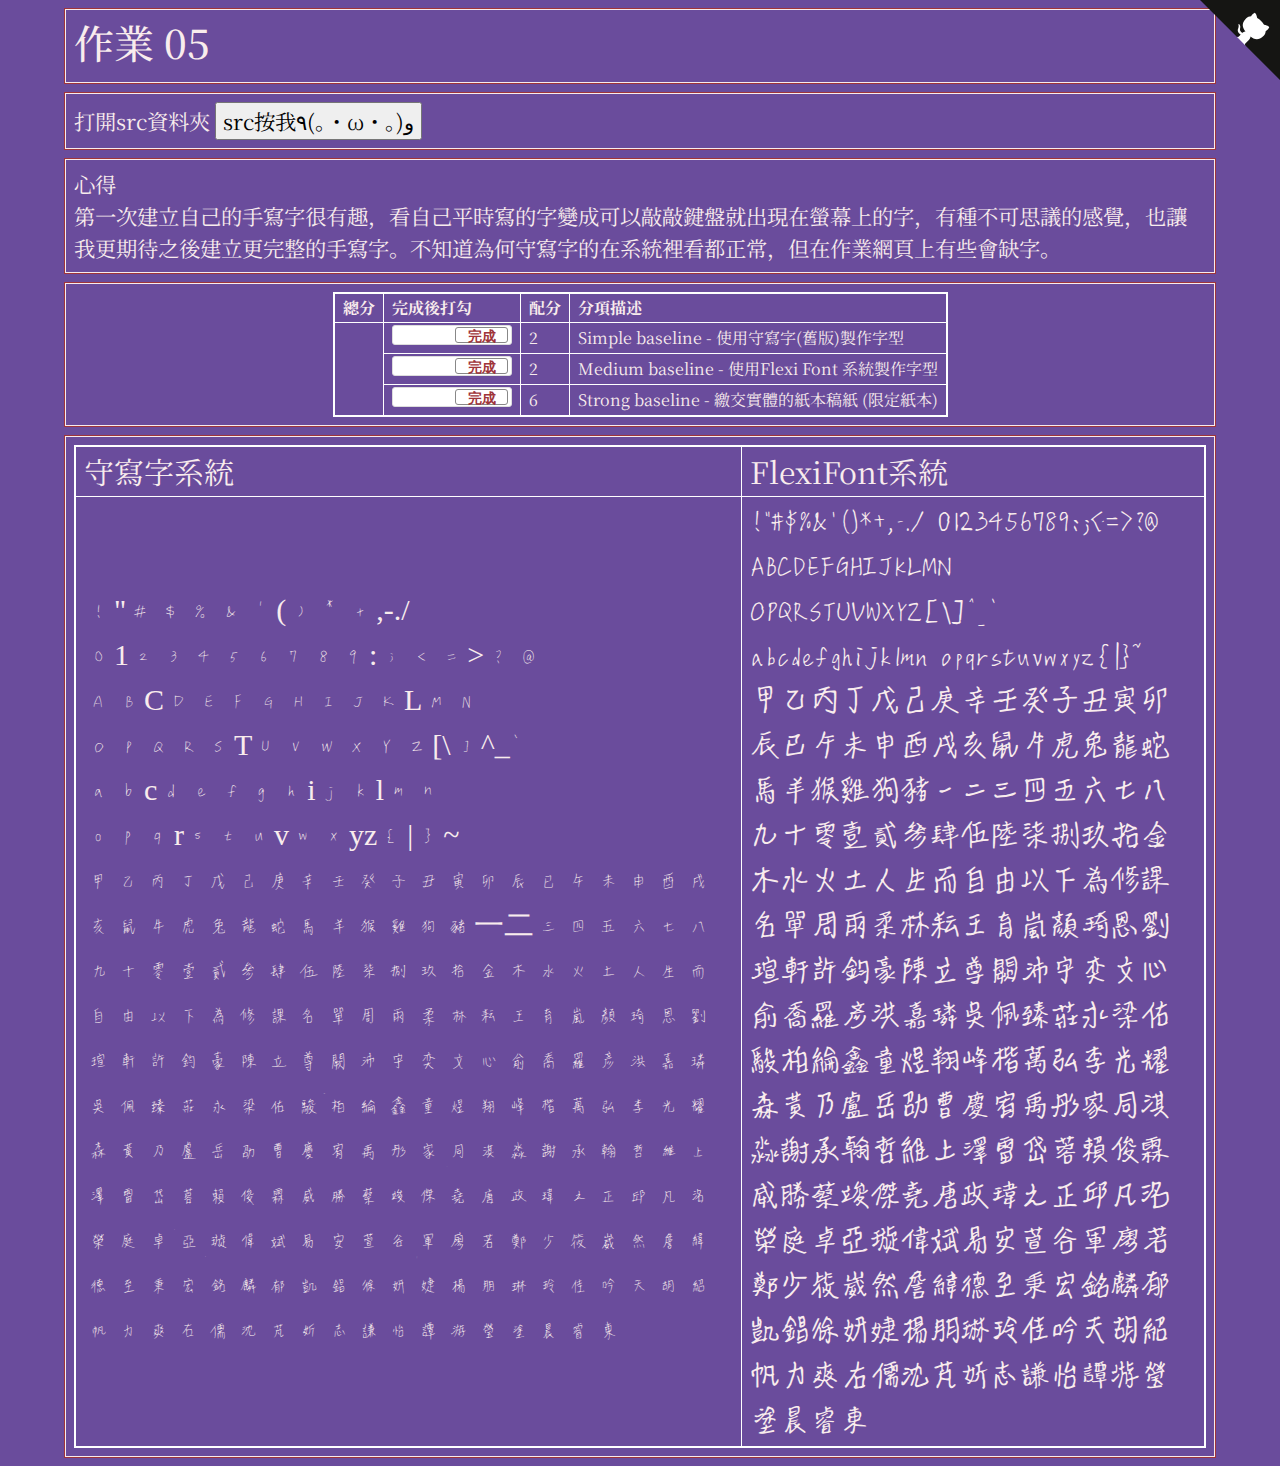
<file: hw05/index.html>
<!doctype html>
<html lang="zh-Hant-TW">
<head>
<!-- Required meta tags -->
<meta charset="utf-8">
<meta name="viewport" content="width=device-width, initial-scale=1">

<!-- D3, jquery -->
<script src="https://d3js.org/d3.v3.min.js" charset="utf-8"></script>
<script src="https://code.jquery.com/jquery-3.6.0.min.js" charset="utf-8"></script>

<!-- Bootstrap CSS -->
<link href="https://cdn.jsdelivr.net/npm/bootstrap@5.1.1/dist/css/bootstrap.min.css" rel="stylesheet">
<script src="https://cdn.jsdelivr.net/npm/bootstrap@5.1.1/dist/js/bootstrap.bundle.min.js"></script>

 <!-- CSS -->
 <link href="css/mystyle.css" rel="stylesheet">

<title>作品集 Portfolio</title>

<style type="text/css">

  @import url('https://fonts.googleapis.com/css2?family=Noto+Serif+JP:wght@200&display=swap');

  table {
  border-collapse: collapse;
  border: 2px solid white; /* rgba(217,140,144,1) */
  font-size:  12pt;
  margin-left: auto;
  margin-right: auto;
  }

  td,
  th {
  border: 1px solid white;
  padding: 2px 8px;
  }

  .flipswitch
  {
      position: relative;
      background: white;
      width: 120px;
      height: 20px;
      -webkit-appearance: initial;
      border-radius: 3px;
      -webkit-tap-highlight-color: rgba(0, 0, 0, 0);
      outline:none;
      font-size: 14px;
      font-family: Trebuchet, Arial, sans-serif;
      font-weight: bold;
      cursor:pointer;
      border:1px solid #ddd;
  }
  .flipswitch:after
  {
      position:absolute;
      top:5%;
      display:block; 
      line-height:16px;
      width:45%;
      height:90%;
      background:#fff;
      box-sizing:border-box;
      text-align:center;
      transition: all 0.3s ease-in 0s; 
      color:rgba(159,53,58,1);
      border:#888 1px solid;
      border-radius:3px;
  }
  .flipswitch:after
  {
      left:2%;
      content: "未完成";
  }
  .flipswitch:checked:after
  {
      left:53%;
      content: "完成";
  }

  body {
    background-color: rgb(106, 76, 156); /* #6A4C9C */
    color: rgb(106, 76, 156);
    font-family: 'Noto Serif JP', serif;
  }

  .container-fluid {
    width:  90%;
  }

  .hw12 {
    border: 1px solid rgb(159, 53, 58);
    margin-top: 8px;
    margin-bottom: 8px;
  }

  .twenty {
    border: 1px solid #f9eced;
    color: #f9eced;
    padding: 8px;
    font-size: 16pt;
  }

  .twenty:hover {
      box-shadow: 0 0 5px 3px #f9eced;
      color: cyan; 
      text-shadow: 0 0 6px #FFFFFF, 0 0 6px #000000;
  }


  .github-corner:hover 
  .octo-arm {
    animation: octocat-wave 560ms ease-in-out
  }
  @keyframes octocat-wave {
    0%,100% {
      transform:rotate(0)
    }
    20%,60% {
      transform:rotate(-25deg)
    }
    40%,80% {
      transform:rotate(10deg)
    }
  }
  @media (max-width:500px) {
    .github-corner:hover 
    .octo-arm {
      animation:none
    }

    .github-corner 
    .octo-arm {
      animation: octocat-wave 560ms ease-in-out
    }
  }

  /* 波浪 */
  a {
    color:#fff;
    text-decoration: none; 
    background: url("data:image/svg+xml,%3Csvg xmlns='http://www.w3.org/2000/svg' viewBox='0 0 20 4'%3E%3Cpath fill='none' stroke='%23fff' d='M0 3.5c5 0 5-3 10-3s5 3 10 3 5-3 10-3 5 3 10 3'/%3E%3C/svg%3E") repeat-x 0 100%; 
    background-size:20px auto; 
    animation: waveMove 1s infinite linear;
  }

  a:hover {
    color:#faa;
    text-decoration: none;
    background: none;
    animation: none;
    text-decoration: underline;
    padding:2px 0;
  }
  @keyframes waveMove {
    from { background-position:0 100%; }
    to { background-position:20px 100%; }
  }
</style>

</head>
<body>

   <!-- https://alexlenail.me/NN-SVG/about.html -->
   <a href="https://github.com/Wenshin1109/ct2023s/" class="github-corner" aria-label="View source on Github">
    <svg width="80" height="80" viewBox="0 0 250 250" style="fill:#151513; color:#fff; position: absolute; top: 0; border: 0; right: 0;" aria-hidden="true">
      <path d="M0,0 L115,115 L130,115 L142,142 L250,250 L250,0 Z"></path>
      <path d="M128.3,109.0 C113.8,99.7 119.0,89.6 119.0,89.6 C122.0,82.7 120.5,78.6 120.5,78.6 C119.2,72.0 123.4,76.3 123.4,76.3 C127.3,80.9 125.5,87.3 125.5,87.3 C122.9,97.6 130.6,101.9 134.4,103.2" fill="currentColor" style="transform-origin: 130px 106px;" class="octo-arm"></path>
      <path d="M115.0,115.0 C114.9,115.1 118.7,116.5 119.8,115.4 L133.7,101.6 C136.9,99.2 139.9,98.4 142.2,98.6 C133.8,88.0 127.5,74.4 143.8,58.0 C148.5,53.4 154.0,51.2 159.7,51.0 C160.3,49.4 163.2,43.6 171.4,40.1 C171.4,40.1 176.1,42.5 178.8,56.2 C183.1,58.6 187.2,61.8 190.9,65.4 C194.5,69.0 197.7,73.2 200.1,77.6 C213.8,80.2 216.3,84.9 216.3,84.9 C212.7,93.1 206.9,96.0 205.4,96.6 C205.1,102.4 203.0,107.8 198.3,112.5 C181.9,128.9 168.3,122.5 157.7,114.1 C157.9,116.9 156.7,120.9 152.7,124.9 L141.0,136.5 C139.8,137.7 141.6,141.9 141.8,141.8 Z" fill="currentColor" class="octo-body"></path>
    </svg>
  </a>

<div class="container-fluid">

  <!-- ------------------------------------------------>
  <div class="row hw12">
    <div class="col-md-12 twenty">
      <h1>作業 05</h1>
    </div>
  </div>

  <!-- ------------------------------------------------>
  <div class="row hw12">
    <div class="col-md-12 twenty">
      打開src資料夾
      <input type="button" name="back" onclick="location.href='https://github.com/Wenshin1109/ct2023s/tree/main/hw05/src'" value="src按我٩(｡・ω・｡)و">
    </div>
  </div>

  <!-- ------------------------------------------------>
  <div class="row hw12">
    <div class="col-md-12 twenty">
      心得<br>
      第一次建立自己的手寫字很有趣，看自己平時寫的字變成可以敲敲鍵盤就出現在螢幕上的字，有種不可思議的感覺，也讓我更期待之後建立更完整的手寫字。不知道為何守寫字的在系統裡看都正常，但在作業網頁上有些會缺字。
    </div>
  </div>

  <!-- ------------------------------------------------>
  <div class="row hw12">
    <div class="col-md-12 twenty">
      <table>
        <tbody><tr>
          <th>總分</th>
          <th>完成後打勾</th>
          <th>配分</th>
          <th>分項描述</th>
        </tr>
        <tr>
          <td rowspan="7" id="myTotal"></td>
          <td><input type="checkbox" class="flipswitch" id="myCheckbox1" checked></td>
          <td id="m1">2</td>
          <td>Simple baseline - 使用守寫字(舊版)製作字型</td>
        </tr>
        <tr>
          <td><input type="checkbox" class="flipswitch" id="myCheckbox2" checked></td>
          <td id="m2">2</td>
          <td>Medium baseline - 使用Flexi Font 系統製作字型</td>
        </tr>
        <tr>
          <td><input type="checkbox" class="flipswitch" id="myCheckbox3" checked></td>
          <td id="m3">6</td>
          <td>Strong baseline - 繳交實體的紙本稿紙 (限定紙本)</td>
        </tr>
      </tbody>
    </table>
    </div>
  </div>

  <!-- ------------------------------------------------>
  <div class="row hw12">
    <div class="col-md-12 twenty">
      <table style="width: 100%; height: auto;">
        <tbody>
          <tr style="font-size: 30px;">
            <td>守寫字系統</td><td>FlexiFont系統</td>
          </tr>
          <tr>
            <td style="font-family: easyFont; font-size: 30px;">
              !"#$%&'()*+,-./ 0123456789:;&lt;=&gt;?@<br>
              ABCDEFGHIJKLMN OPQRSTUVWXYZ[\]^_`<br>
              abcdefghijklmn opqrstuvwxyz{|}~<br> 
              甲乙丙丁戊己庚辛壬癸子丑寅卯辰巳午未申酉戌亥鼠牛虎兔龍蛇馬羊猴雞狗豬一二三四五六七八九十零壹貳參肆伍陸柒捌玖拾金木水火土人生而自由以下為修課名單周雨柔林耘王育嵐顏琦恩劉瑄軒許鈞豪陳立尊闕沛宇奕文心俞喬羅彥洪嘉璘吳佩臻莊永梁佑駿柏綸鑫童煜翔峰楷萬弘李光耀森黃乃盧岳劭曹慶宥禹彤家同淇淼謝承翰哲維上澤雷岱蓉賴俊霖威勝蔡竣傑堯唐政瑋之正邱凡洺榮庭卓亞璇偉斌易安萱谷軍廖若鄭少筱崴然詹緯德至秉宏銘麟郁凱錩徐妍婕楊朋琳玲佳吟天胡紹帆力爽右儒沈芃妡志謙怡譚游瑩塗晨睿東
            </td>
            <td style="font-family: mediumFont; font-size: 30px;">
              !"#$%&'()*+,-./ 0123456789:;&lt;=&gt;?@<br>
              ABCDEFGHIJKLMN OPQRSTUVWXYZ[\]^_`<br>
              abcdefghijklmn opqrstuvwxyz{|}~<br>
              甲乙丙丁戊己庚辛壬癸子丑寅卯辰巳午未申酉戌亥鼠牛虎兔龍蛇馬羊猴雞狗豬一二三四五六七八九十零壹貳參肆伍陸柒捌玖拾金木水火土人生而自由以下為修課名單周雨柔林耘王育嵐顏琦恩劉瑄軒許鈞豪陳立尊闕沛宇奕文心俞喬羅彥洪嘉璘吳佩臻莊永梁佑駿柏綸鑫童煜翔峰楷萬弘李光耀森黃乃盧岳劭曹慶宥禹彤家同淇淼謝承翰哲維上澤雷岱蓉賴俊霖威勝蔡竣傑堯唐政瑋之正邱凡洺榮庭卓亞璇偉斌易安萱谷軍廖若鄭少筱崴然詹緯德至秉宏銘麟郁凱錩徐妍婕楊朋琳玲佳吟天胡紹帆力爽右儒沈芃妡志謙怡譚游瑩塗晨睿東
            </td>
          </tr>
        </tbody>
      </table>
    </div>
  </div>

  <!-- ------------------------------------------------>

  <!-- ------------------------------------------------>


<script>
  $(function() {
    var f = function() {
      $(this).next().text($(this).is(':checked') ? '做完' : '未做完');
    };
    $('input').change(f).trigger('change');
  });

  d3.select("#myCheckbox1").on("change",update);
  d3.select("#myCheckbox2").on("change",update);
  d3.select("#myCheckbox3").on("change",update);

  update();
  
  function update(){

    var score = 0;

    if (d3.select("#myCheckbox1").property("checked")){
      score += parseInt(d3.select('#m1').html());
    }

    if (d3.select("#myCheckbox2").property("checked")){
      score += parseInt(d3.select('#m2').html());   
    }

    if (d3.select("#myCheckbox3").property("checked")){
      score += parseInt(d3.select('#m3').html());   
    }

    d3.select("#myTotal").html(score);    
  }
</script>

</body>
</html>
</file>
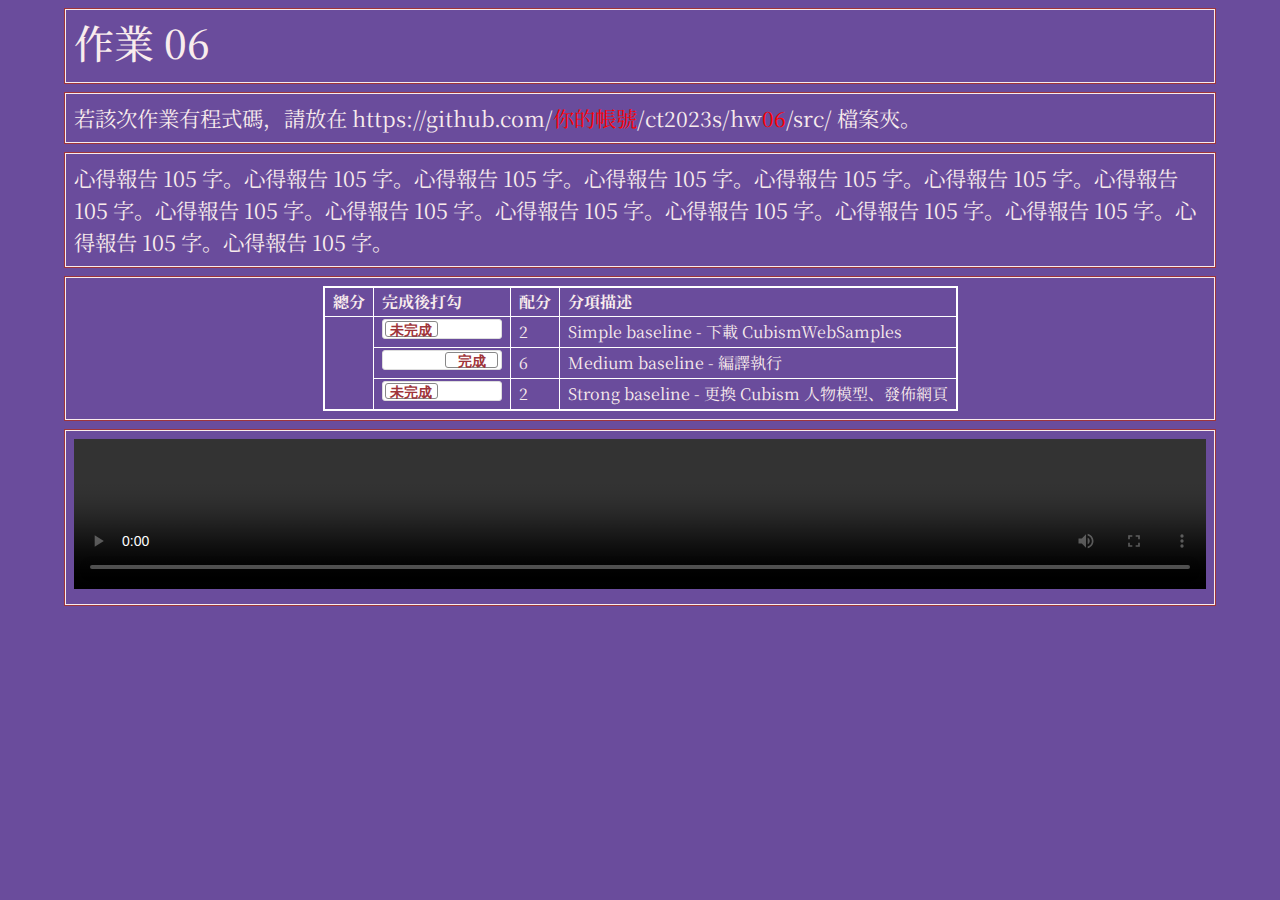
<file: hw06/index.html>
<!doctype html>
<html lang="zh-Hant-TW">
<head>
<!-- Required meta tags -->
<meta charset="utf-8">
<meta name="viewport" content="width=device-width, initial-scale=1">

<!-- D3, jquery -->
<script src="https://d3js.org/d3.v3.min.js" charset="utf-8"></script>
<script src="https://code.jquery.com/jquery-3.6.0.min.js" charset="utf-8"></script>

<!-- Bootstrap CSS -->
<link href="https://cdn.jsdelivr.net/npm/bootstrap@5.1.1/dist/css/bootstrap.min.css" rel="stylesheet">
<script src="https://cdn.jsdelivr.net/npm/bootstrap@5.1.1/dist/js/bootstrap.bundle.min.js"></script>

<title>作品集 Portfolio</title>
<style type="text/css">
  @import url('https://fonts.googleapis.com/css2?family=Noto+Serif+JP:wght@200&display=swap');

  table {
  border-collapse: collapse;
  border: 2px solid white; /* rgba(217,140,144,1) */
  font-size:  12pt;
  margin-left: auto;
  margin-right: auto;
  }

  td,
  th {
  border: 1px solid white;
  padding: 2px 8px;
  }

  .flipswitch
  {
      position: relative;
      background: white;
      width: 120px;
      height: 20px;
      -webkit-appearance: initial;
      border-radius: 3px;
      -webkit-tap-highlight-color: rgba(0, 0, 0, 0);
      outline:none;
      font-size: 14px;
      font-family: Trebuchet, Arial, sans-serif;
      font-weight: bold;
      cursor:pointer;
      border:1px solid #ddd;
  }
  .flipswitch:after
  {
      position:absolute;
      top:5%;
      display:block; 
      line-height:16px;
      width:45%;
      height:90%;
      background:#fff;
      box-sizing:border-box;
      text-align:center;
      transition: all 0.3s ease-in 0s; 
      color:rgba(159,53,58,1);
      border:#888 1px solid;
      border-radius:3px;
  }
  .flipswitch:after
  {
      left:2%;
      content: "未完成";
  }
  .flipswitch:checked:after
  {
      left:53%;
      content: "完成";
  }

  body {
    background-color: rgb(106, 76, 156); /* #6A4C9C */
    color: rgb(106, 76, 156);
    font-family: 'Noto Serif JP', serif;
  }

  .container-fluid {
    width:  90%;
  }

  .hw12 {
    border: 1px solid rgb(159, 53, 58);
    margin-top: 8px;
    margin-bottom: 8px;
  }

  .twenty {
    border: 1px solid #f9eced;
    color: #f9eced;
    padding: 8px;
    font-size: 16pt;
  }

  .twenty:hover {
      box-shadow: 0 0 5px 3px #f9eced;
      color: cyan; 
      text-shadow: 0 0 6px #FFFFFF, 0 0 6px #000000;
  }
</style>
</head>
<body>

<div class="container-fluid">

  <!-- ------------------------------------------------>
  <div class="row hw12">
    <div class="col-md-12 twenty">
      <h1>作業 06</h1>
    </div>
  </div>

  <!-- ------------------------------------------------>
  <div class="row hw12">
    <div class="col-md-12 twenty">
      若該次作業有程式碼，請放在 https://github.com/<span style="color:red;">你的帳號</span>/ct2023s/hw<span style="color:red;">06</span>/src/ 檔案夾。
    </div>
  </div>

  <!-- ------------------------------------------------>
  <div class="row hw12">
    <div class="col-md-12 twenty">
      心得報告 105 字。心得報告 105 字。心得報告 105 字。心得報告 105 字。心得報告 105 字。心得報告 105 字。心得報告 105 字。心得報告 105 字。心得報告 105 字。心得報告 105 字。心得報告 105 字。心得報告 105 字。心得報告 105 字。心得報告 105 字。心得報告 105 字。
    </div>
  </div>

  <!-- ------------------------------------------------>
  <div class="row hw12">
    <div class="col-md-12 twenty">
      <table>
        <tr>
          <th>總分</th>
          <th>完成後打勾</th>
          <th>配分</th>
          <th>分項描述</th>
        </tr>
        <tr>
          <td rowspan="7" id="myTotal"></td>
          <td><input type="checkbox" class="flipswitch" id="myCheckbox1"></td>
          <td id='m1'>2</td>
          <td>Simple baseline - 下載 CubismWebSamples</td>
        </tr>
        <tr>
          <td><input type="checkbox" class="flipswitch" id="myCheckbox2" checked></td>
          <td id='m2'>6</td>
          <td>Medium baseline - 編譯執行 </td>
        </tr>
        <tr>
          <td><input type="checkbox" class="flipswitch" id="myCheckbox3"></td>
          <td id='m3'>2</td>
          <td>Strong baseline - 更換 Cubism 人物模型、發佈網頁 </td>
        </tr>
      </table>
    </div>
  </div>

  <!-- ------------------------------------------------>
  <div class="row hw12">
    <div class="col-md-12 twenty">
      <video id="video1" style="width:100%;max-width:100%;" controls="">
        <source src="https://www.w3schools.com/html/mov_bbb.mp4" type="video/mp4">
      </video>
    </div>
  </div>

  <!-- ------------------------------------------------>

  <!-- ------------------------------------------------>


<script>
  $(function() {
    var f = function() {
      $(this).next().text($(this).is(':checked') ? '做完' : '未做完');
    };
    $('input').change(f).trigger('change');
  });

  d3.select("#myCheckbox1").on("change",update);
  d3.select("#myCheckbox2").on("change",update);
  d3.select("#myCheckbox3").on("change",update);
  d3.select("#myCheckbox4").on("change",update);
  d3.select("#myCheckbox5").on("change",update);
  d3.select("#myCheckbox6").on("change",update);
  d3.select("#myCheckbox7").on("change",update);

  update();
  
  function update(){

    var score = 0;

    if (d3.select("#myCheckbox1").property("checked")){
      score += parseInt(d3.select('#m1').html());
    }

    if (d3.select("#myCheckbox2").property("checked")){
      score += parseInt(d3.select('#m2').html());   
    }

    if (d3.select("#myCheckbox3").property("checked")){
      score += parseInt(d3.select('#m3').html());   
    }

    d3.select("#myTotal").html(score);    
  }
</script>

</body>
</html>
</file>
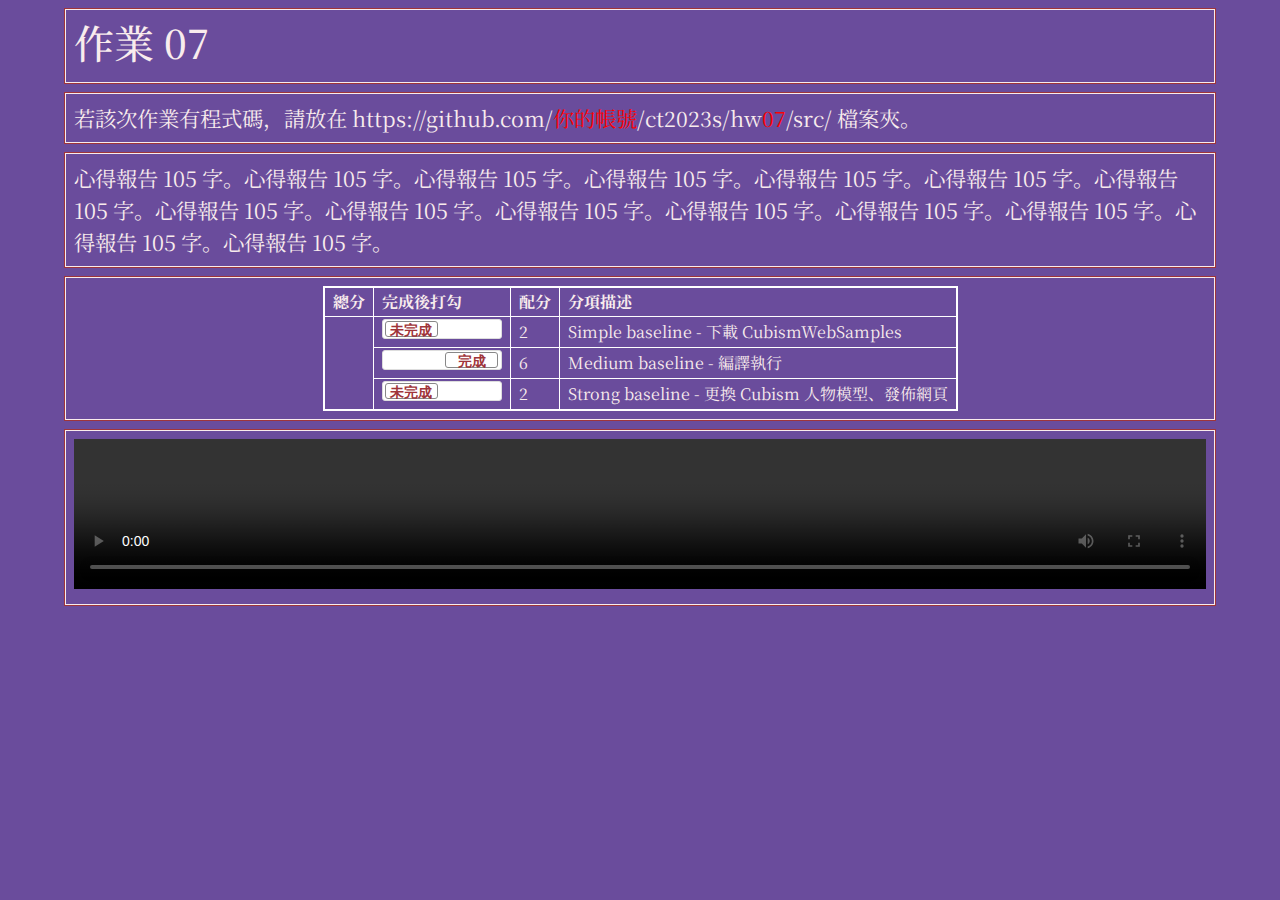
<file: hw07/index.html>
<!doctype html>
<html lang="zh-Hant-TW">
<head>
<!-- Required meta tags -->
<meta charset="utf-8">
<meta name="viewport" content="width=device-width, initial-scale=1">

<!-- D3, jquery -->
<script src="https://d3js.org/d3.v3.min.js" charset="utf-8"></script>
<script src="https://code.jquery.com/jquery-3.6.0.min.js" charset="utf-8"></script>

<!-- Bootstrap CSS -->
<link href="https://cdn.jsdelivr.net/npm/bootstrap@5.1.1/dist/css/bootstrap.min.css" rel="stylesheet">
<script src="https://cdn.jsdelivr.net/npm/bootstrap@5.1.1/dist/js/bootstrap.bundle.min.js"></script>

<title>作品集 Portfolio</title>
<style type="text/css">
  @import url('https://fonts.googleapis.com/css2?family=Noto+Serif+JP:wght@200&display=swap');

  table {
  border-collapse: collapse;
  border: 2px solid white; /* rgba(217,140,144,1) */
  font-size:  12pt;
  margin-left: auto;
  margin-right: auto;
  }

  td,
  th {
  border: 1px solid white;
  padding: 2px 8px;
  }

  .flipswitch
  {
      position: relative;
      background: white;
      width: 120px;
      height: 20px;
      -webkit-appearance: initial;
      border-radius: 3px;
      -webkit-tap-highlight-color: rgba(0, 0, 0, 0);
      outline:none;
      font-size: 14px;
      font-family: Trebuchet, Arial, sans-serif;
      font-weight: bold;
      cursor:pointer;
      border:1px solid #ddd;
  }
  .flipswitch:after
  {
      position:absolute;
      top:5%;
      display:block; 
      line-height:16px;
      width:45%;
      height:90%;
      background:#fff;
      box-sizing:border-box;
      text-align:center;
      transition: all 0.3s ease-in 0s; 
      color:rgba(159,53,58,1);
      border:#888 1px solid;
      border-radius:3px;
  }
  .flipswitch:after
  {
      left:2%;
      content: "未完成";
  }
  .flipswitch:checked:after
  {
      left:53%;
      content: "完成";
  }

  body {
    background-color: rgb(106, 76, 156); /* #6A4C9C */
    color: rgb(106, 76, 156);
    font-family: 'Noto Serif JP', serif;
  }

  .container-fluid {
    width:  90%;
  }

  .hw12 {
    border: 1px solid rgb(159, 53, 58);
    margin-top: 8px;
    margin-bottom: 8px;
  }

  .twenty {
    border: 1px solid #f9eced;
    color: #f9eced;
    padding: 8px;
    font-size: 16pt;
  }

  .twenty:hover {
      box-shadow: 0 0 5px 3px #f9eced;
      color: cyan; 
      text-shadow: 0 0 6px #FFFFFF, 0 0 6px #000000;
  }
</style>
</head>
<body>

<div class="container-fluid">

  <!-- ------------------------------------------------>
  <div class="row hw12">
    <div class="col-md-12 twenty">
      <h1>作業 07</h1>
    </div>
  </div>

  <!-- ------------------------------------------------>
  <div class="row hw12">
    <div class="col-md-12 twenty">
      若該次作業有程式碼，請放在 https://github.com/<span style="color:red;">你的帳號</span>/ct2023s/hw<span style="color:red;">07</span>/src/ 檔案夾。
    </div>
  </div>

  <!-- ------------------------------------------------>
  <div class="row hw12">
    <div class="col-md-12 twenty">
      心得報告 105 字。心得報告 105 字。心得報告 105 字。心得報告 105 字。心得報告 105 字。心得報告 105 字。心得報告 105 字。心得報告 105 字。心得報告 105 字。心得報告 105 字。心得報告 105 字。心得報告 105 字。心得報告 105 字。心得報告 105 字。心得報告 105 字。
    </div>
  </div>

  <!-- ------------------------------------------------>
  <div class="row hw12">
    <div class="col-md-12 twenty">
      <table>
        <tr>
          <th>總分</th>
          <th>完成後打勾</th>
          <th>配分</th>
          <th>分項描述</th>
        </tr>
        <tr>
          <td rowspan="7" id="myTotal"></td>
          <td><input type="checkbox" class="flipswitch" id="myCheckbox1"></td>
          <td id='m1'>2</td>
          <td>Simple baseline - 下載 CubismWebSamples</td>
        </tr>
        <tr>
          <td><input type="checkbox" class="flipswitch" id="myCheckbox2" checked></td>
          <td id='m2'>6</td>
          <td>Medium baseline - 編譯執行 </td>
        </tr>
        <tr>
          <td><input type="checkbox" class="flipswitch" id="myCheckbox3"></td>
          <td id='m3'>2</td>
          <td>Strong baseline - 更換 Cubism 人物模型、發佈網頁 </td>
        </tr>
      </table>
    </div>
  </div>

  <!-- ------------------------------------------------>
  <div class="row hw12">
    <div class="col-md-12 twenty">
      <video id="video1" style="width:100%;max-width:100%;" controls="">
        <source src="https://www.w3schools.com/html/mov_bbb.mp4" type="video/mp4">
      </video>
    </div>
  </div>

  <!-- ------------------------------------------------>

  <!-- ------------------------------------------------>


<script>
  $(function() {
    var f = function() {
      $(this).next().text($(this).is(':checked') ? '做完' : '未做完');
    };
    $('input').change(f).trigger('change');
  });

  d3.select("#myCheckbox1").on("change",update);
  d3.select("#myCheckbox2").on("change",update);
  d3.select("#myCheckbox3").on("change",update);
  d3.select("#myCheckbox4").on("change",update);
  d3.select("#myCheckbox5").on("change",update);
  d3.select("#myCheckbox6").on("change",update);
  d3.select("#myCheckbox7").on("change",update);

  update();
  
  function update(){

    var score = 0;

    if (d3.select("#myCheckbox1").property("checked")){
      score += parseInt(d3.select('#m1').html());
    }

    if (d3.select("#myCheckbox2").property("checked")){
      score += parseInt(d3.select('#m2').html());   
    }

    if (d3.select("#myCheckbox3").property("checked")){
      score += parseInt(d3.select('#m3').html());   
    }

    d3.select("#myTotal").html(score);    
  }
</script>

</body>
</html>
</file>
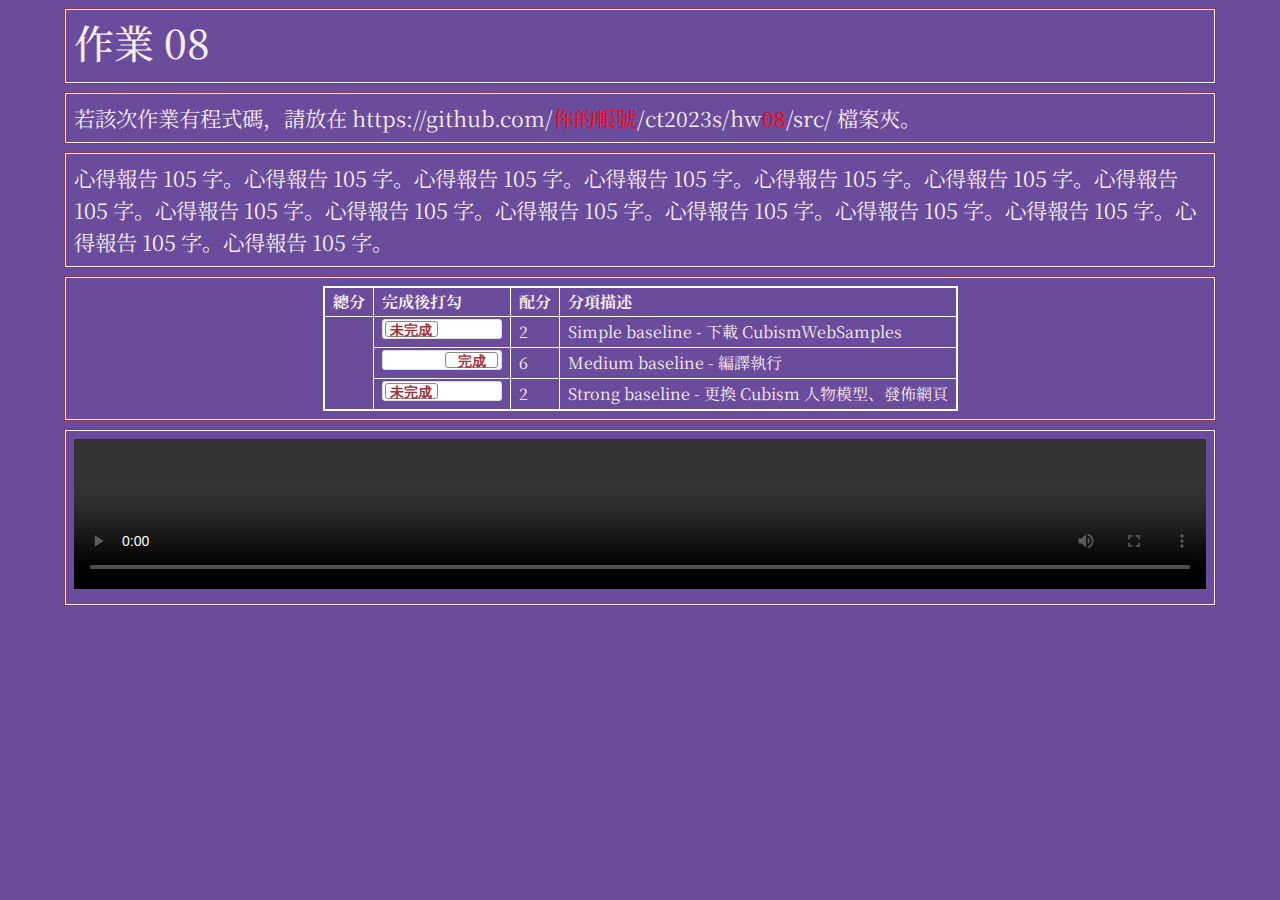
<file: hw08/index.html>
<!doctype html>
<html lang="zh-Hant-TW">
<head>
<!-- Required meta tags -->
<meta charset="utf-8">
<meta name="viewport" content="width=device-width, initial-scale=1">

<!-- D3, jquery -->
<script src="https://d3js.org/d3.v3.min.js" charset="utf-8"></script>
<script src="https://code.jquery.com/jquery-3.6.0.min.js" charset="utf-8"></script>

<!-- Bootstrap CSS -->
<link href="https://cdn.jsdelivr.net/npm/bootstrap@5.1.1/dist/css/bootstrap.min.css" rel="stylesheet">
<script src="https://cdn.jsdelivr.net/npm/bootstrap@5.1.1/dist/js/bootstrap.bundle.min.js"></script>

<title>作品集 Portfolio</title>
<style type="text/css">
  @import url('https://fonts.googleapis.com/css2?family=Noto+Serif+JP:wght@200&display=swap');

  table {
  border-collapse: collapse;
  border: 2px solid white; /* rgba(217,140,144,1) */
  font-size:  12pt;
  margin-left: auto;
  margin-right: auto;
  }

  td,
  th {
  border: 1px solid white;
  padding: 2px 8px;
  }

  .flipswitch
  {
      position: relative;
      background: white;
      width: 120px;
      height: 20px;
      -webkit-appearance: initial;
      border-radius: 3px;
      -webkit-tap-highlight-color: rgba(0, 0, 0, 0);
      outline:none;
      font-size: 14px;
      font-family: Trebuchet, Arial, sans-serif;
      font-weight: bold;
      cursor:pointer;
      border:1px solid #ddd;
  }
  .flipswitch:after
  {
      position:absolute;
      top:5%;
      display:block; 
      line-height:16px;
      width:45%;
      height:90%;
      background:#fff;
      box-sizing:border-box;
      text-align:center;
      transition: all 0.3s ease-in 0s; 
      color:rgba(159,53,58,1);
      border:#888 1px solid;
      border-radius:3px;
  }
  .flipswitch:after
  {
      left:2%;
      content: "未完成";
  }
  .flipswitch:checked:after
  {
      left:53%;
      content: "完成";
  }

  body {
    background-color: rgb(106, 76, 156); /* #6A4C9C */
    color: rgb(106, 76, 156);
    font-family: 'Noto Serif JP', serif;
  }

  .container-fluid {
    width:  90%;
  }

  .hw12 {
    border: 1px solid rgb(159, 53, 58);
    margin-top: 8px;
    margin-bottom: 8px;
  }

  .twenty {
    border: 1px solid #f9eced;
    color: #f9eced;
    padding: 8px;
    font-size: 16pt;
  }

  .twenty:hover {
      box-shadow: 0 0 5px 3px #f9eced;
      color: cyan; 
      text-shadow: 0 0 6px #FFFFFF, 0 0 6px #000000;
  }
</style>
</head>
<body>

<div class="container-fluid">

  <!-- ------------------------------------------------>
  <div class="row hw12">
    <div class="col-md-12 twenty">
      <h1>作業 08</h1>
    </div>
  </div>

  <!-- ------------------------------------------------>
  <div class="row hw12">
    <div class="col-md-12 twenty">
      若該次作業有程式碼，請放在 https://github.com/<span style="color:red;">你的帳號</span>/ct2023s/hw<span style="color:red;">08</span>/src/ 檔案夾。
    </div>
  </div>

  <!-- ------------------------------------------------>
  <div class="row hw12">
    <div class="col-md-12 twenty">
      心得報告 105 字。心得報告 105 字。心得報告 105 字。心得報告 105 字。心得報告 105 字。心得報告 105 字。心得報告 105 字。心得報告 105 字。心得報告 105 字。心得報告 105 字。心得報告 105 字。心得報告 105 字。心得報告 105 字。心得報告 105 字。心得報告 105 字。
    </div>
  </div>

  <!-- ------------------------------------------------>
  <div class="row hw12">
    <div class="col-md-12 twenty">
      <table>
        <tr>
          <th>總分</th>
          <th>完成後打勾</th>
          <th>配分</th>
          <th>分項描述</th>
        </tr>
        <tr>
          <td rowspan="7" id="myTotal"></td>
          <td><input type="checkbox" class="flipswitch" id="myCheckbox1"></td>
          <td id='m1'>2</td>
          <td>Simple baseline - 下載 CubismWebSamples</td>
        </tr>
        <tr>
          <td><input type="checkbox" class="flipswitch" id="myCheckbox2" checked></td>
          <td id='m2'>6</td>
          <td>Medium baseline - 編譯執行 </td>
        </tr>
        <tr>
          <td><input type="checkbox" class="flipswitch" id="myCheckbox3"></td>
          <td id='m3'>2</td>
          <td>Strong baseline - 更換 Cubism 人物模型、發佈網頁 </td>
        </tr>
      </table>
    </div>
  </div>

  <!-- ------------------------------------------------>
  <div class="row hw12">
    <div class="col-md-12 twenty">
      <video id="video1" style="width:100%;max-width:100%;" controls="">
        <source src="https://www.w3schools.com/html/mov_bbb.mp4" type="video/mp4">
      </video>
    </div>
  </div>

  <!-- ------------------------------------------------>

  <!-- ------------------------------------------------>


<script>
  $(function() {
    var f = function() {
      $(this).next().text($(this).is(':checked') ? '做完' : '未做完');
    };
    $('input').change(f).trigger('change');
  });

  d3.select("#myCheckbox1").on("change",update);
  d3.select("#myCheckbox2").on("change",update);
  d3.select("#myCheckbox3").on("change",update);
  d3.select("#myCheckbox4").on("change",update);
  d3.select("#myCheckbox5").on("change",update);
  d3.select("#myCheckbox6").on("change",update);
  d3.select("#myCheckbox7").on("change",update);

  update();
  
  function update(){

    var score = 0;

    if (d3.select("#myCheckbox1").property("checked")){
      score += parseInt(d3.select('#m1').html());
    }

    if (d3.select("#myCheckbox2").property("checked")){
      score += parseInt(d3.select('#m2').html());   
    }

    if (d3.select("#myCheckbox3").property("checked")){
      score += parseInt(d3.select('#m3').html());   
    }

    d3.select("#myTotal").html(score);    
  }
</script>

</body>
</html>
</file>
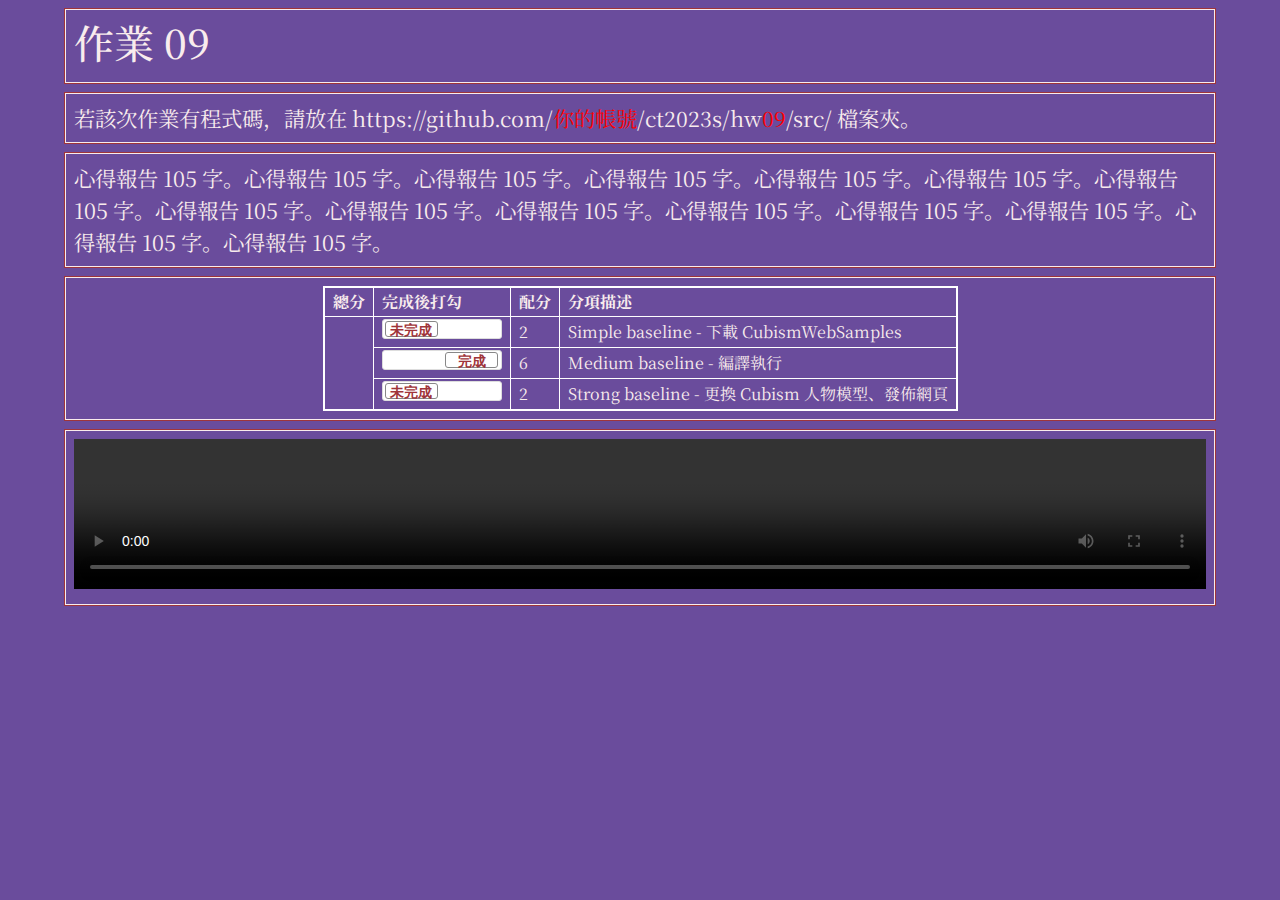
<file: hw09/index.html>
<!doctype html>
<html lang="zh-Hant-TW">
<head>
<!-- Required meta tags -->
<meta charset="utf-8">
<meta name="viewport" content="width=device-width, initial-scale=1">

<!-- D3, jquery -->
<script src="https://d3js.org/d3.v3.min.js" charset="utf-8"></script>
<script src="https://code.jquery.com/jquery-3.6.0.min.js" charset="utf-8"></script>

<!-- Bootstrap CSS -->
<link href="https://cdn.jsdelivr.net/npm/bootstrap@5.1.1/dist/css/bootstrap.min.css" rel="stylesheet">
<script src="https://cdn.jsdelivr.net/npm/bootstrap@5.1.1/dist/js/bootstrap.bundle.min.js"></script>

<title>作品集 Portfolio</title>
<style type="text/css">
  @import url('https://fonts.googleapis.com/css2?family=Noto+Serif+JP:wght@200&display=swap');

  table {
  border-collapse: collapse;
  border: 2px solid white; /* rgba(217,140,144,1) */
  font-size:  12pt;
  margin-left: auto;
  margin-right: auto;
  }

  td,
  th {
  border: 1px solid white;
  padding: 2px 8px;
  }

  .flipswitch
  {
      position: relative;
      background: white;
      width: 120px;
      height: 20px;
      -webkit-appearance: initial;
      border-radius: 3px;
      -webkit-tap-highlight-color: rgba(0, 0, 0, 0);
      outline:none;
      font-size: 14px;
      font-family: Trebuchet, Arial, sans-serif;
      font-weight: bold;
      cursor:pointer;
      border:1px solid #ddd;
  }
  .flipswitch:after
  {
      position:absolute;
      top:5%;
      display:block; 
      line-height:16px;
      width:45%;
      height:90%;
      background:#fff;
      box-sizing:border-box;
      text-align:center;
      transition: all 0.3s ease-in 0s; 
      color:rgba(159,53,58,1);
      border:#888 1px solid;
      border-radius:3px;
  }
  .flipswitch:after
  {
      left:2%;
      content: "未完成";
  }
  .flipswitch:checked:after
  {
      left:53%;
      content: "完成";
  }

  body {
    background-color: rgb(106, 76, 156); /* #6A4C9C */
    color: rgb(106, 76, 156);
    font-family: 'Noto Serif JP', serif;
  }

  .container-fluid {
    width:  90%;
  }

  .hw12 {
    border: 1px solid rgb(159, 53, 58);
    margin-top: 8px;
    margin-bottom: 8px;
  }

  .twenty {
    border: 1px solid #f9eced;
    color: #f9eced;
    padding: 8px;
    font-size: 16pt;
  }

  .twenty:hover {
      box-shadow: 0 0 5px 3px #f9eced;
      color: cyan; 
      text-shadow: 0 0 6px #FFFFFF, 0 0 6px #000000;
  }
</style>
</head>
<body>

<div class="container-fluid">

  <!-- ------------------------------------------------>
  <div class="row hw12">
    <div class="col-md-12 twenty">
      <h1>作業 09</h1>
    </div>
  </div>

  <!-- ------------------------------------------------>
  <div class="row hw12">
    <div class="col-md-12 twenty">
      若該次作業有程式碼，請放在 https://github.com/<span style="color:red;">你的帳號</span>/ct2023s/hw<span style="color:red;">09</span>/src/ 檔案夾。
    </div>
  </div>

  <!-- ------------------------------------------------>
  <div class="row hw12">
    <div class="col-md-12 twenty">
      心得報告 105 字。心得報告 105 字。心得報告 105 字。心得報告 105 字。心得報告 105 字。心得報告 105 字。心得報告 105 字。心得報告 105 字。心得報告 105 字。心得報告 105 字。心得報告 105 字。心得報告 105 字。心得報告 105 字。心得報告 105 字。心得報告 105 字。
    </div>
  </div>

  <!-- ------------------------------------------------>
  <div class="row hw12">
    <div class="col-md-12 twenty">
      <table>
        <tr>
          <th>總分</th>
          <th>完成後打勾</th>
          <th>配分</th>
          <th>分項描述</th>
        </tr>
        <tr>
          <td rowspan="7" id="myTotal"></td>
          <td><input type="checkbox" class="flipswitch" id="myCheckbox1"></td>
          <td id='m1'>2</td>
          <td>Simple baseline - 下載 CubismWebSamples</td>
        </tr>
        <tr>
          <td><input type="checkbox" class="flipswitch" id="myCheckbox2" checked></td>
          <td id='m2'>6</td>
          <td>Medium baseline - 編譯執行 </td>
        </tr>
        <tr>
          <td><input type="checkbox" class="flipswitch" id="myCheckbox3"></td>
          <td id='m3'>2</td>
          <td>Strong baseline - 更換 Cubism 人物模型、發佈網頁 </td>
        </tr>
      </table>
    </div>
  </div>

  <!-- ------------------------------------------------>
  <div class="row hw12">
    <div class="col-md-12 twenty">
      <video id="video1" style="width:100%;max-width:100%;" controls="">
        <source src="https://www.w3schools.com/html/mov_bbb.mp4" type="video/mp4">
      </video>
    </div>
  </div>

  <!-- ------------------------------------------------>

  <!-- ------------------------------------------------>


<script>
  $(function() {
    var f = function() {
      $(this).next().text($(this).is(':checked') ? '做完' : '未做完');
    };
    $('input').change(f).trigger('change');
  });

  d3.select("#myCheckbox1").on("change",update);
  d3.select("#myCheckbox2").on("change",update);
  d3.select("#myCheckbox3").on("change",update);
  d3.select("#myCheckbox4").on("change",update);
  d3.select("#myCheckbox5").on("change",update);
  d3.select("#myCheckbox6").on("change",update);
  d3.select("#myCheckbox7").on("change",update);

  update();
  
  function update(){

    var score = 0;

    if (d3.select("#myCheckbox1").property("checked")){
      score += parseInt(d3.select('#m1').html());
    }

    if (d3.select("#myCheckbox2").property("checked")){
      score += parseInt(d3.select('#m2').html());   
    }

    if (d3.select("#myCheckbox3").property("checked")){
      score += parseInt(d3.select('#m3').html());   
    }

    d3.select("#myTotal").html(score);    
  }
</script>

</body>
</html>
</file>
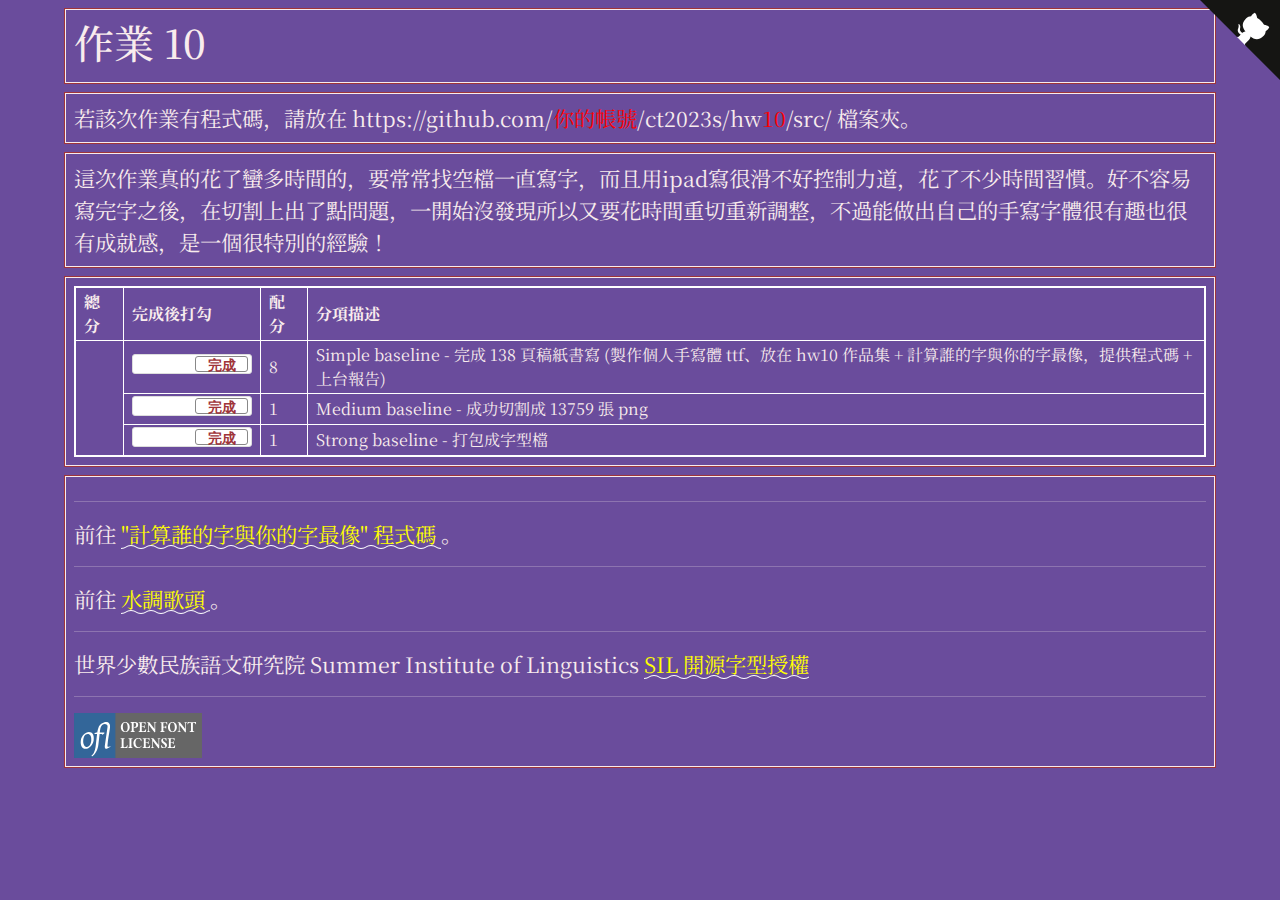
<file: hw10/index.html>
<!doctype html>
<html lang="zh-Hant-TW">
  <head>
  <!-- Required meta tags -->
  <meta charset="utf-8">
  <meta name="viewport" content="width=device-width, initial-scale=1">

  <!-- D3, jquery -->
  <script src="https://d3js.org/d3.v3.min.js" charset="utf-8"></script>
  <script src="https://code.jquery.com/jquery-3.6.0.min.js" charset="utf-8"></script>

  <!-- Bootstrap CSS -->
  <link href="https://cdn.jsdelivr.net/npm/bootstrap@5.1.1/dist/css/bootstrap.min.css" rel="stylesheet">
  <script src="https://cdn.jsdelivr.net/npm/bootstrap@5.1.1/dist/js/bootstrap.bundle.min.js"></script>

  <title>作品集 Portfolio</title>
  <style type="text/css">
    @import url('https://fonts.googleapis.com/css2?family=Noto+Serif+JP:wght@200&display=swap');

    table {
      border-collapse: collapse;
      border: 2px solid white; /* rgba(217,140,144,1) */
      font-size:  12pt;
      margin-left: auto;
      margin-right: auto;
    }

    td,
    th {
      border: 1px solid white;
      padding: 2px 8px;
    }

    .flipswitch
    {
        position: relative;
        background: white;
        width: 120px;
        height: 20px;
        -webkit-appearance: initial;
        border-radius: 3px;
        -webkit-tap-highlight-color: rgba(0, 0, 0, 0);
        outline:none;
        font-size: 14px;
        font-family: Trebuchet, Arial, sans-serif;
        font-weight: bold;
        cursor:pointer;
        border:1px solid #ddd;
    }
    .flipswitch:after
    {
        position:absolute;
        top:5%;
        display:block; 
        line-height:16px;
        width:45%;
        height:90%;
        background:#fff;
        box-sizing:border-box;
        text-align:center;
        transition: all 0.3s ease-in 0s; 
        color:rgba(159,53,58,1);
        border:#888 1px solid;
        border-radius:3px;
    }
    .flipswitch:after
    {
        left:2%;
        content: "未完成";
    }
    .flipswitch:checked:after
    {
        left:53%;
        content: "完成";
    }

    body {
      background-color: rgb(106, 76, 156); /* #6A4C9C */
      color: rgb(106, 76, 156);
      font-family: 'Noto Serif JP', serif;
    }

    .container-fluid {
      width:  90%;
    }

    .hw12 {
      border: 1px solid rgb(159, 53, 58);
      margin-top: 8px;
      margin-bottom: 8px;
    }

    .twenty {
      border: 1px solid #f9eced;
      color: #f9eced;
      padding: 8px;
      font-size: 16pt;
    }

    .twenty:hover {
        box-shadow: 0 0 5px 3px #f9eced;
        color: cyan; 
        text-shadow: 0 0 6px #FFFFFF, 0 0 6px #000000;
    }

    @font-face {
      font-family:'cjkFonts';
      src: url(cjkFonts_allseto_v1.11.woff2) format('woff2');
      /* https://cloudconvert.com/ttf-to-woff2 */
    }

    @font-face {
      font-family:'FiraCode-Regular';
      src: url(FiraCode-Regular.woff2) format('woff2');
      /* https://worldofzero.com/posts/enable-font-ligatures-vscode/ */
    }

    .cjkFonts {
      font-family: 'cjkFonts';
      writing-mode: vertical-rl;
    }

    .cjkFontsH {
      font-family: 'cjkFonts';
    }

    .FiraCode {
      font-family: 'FiraCode-Regular';
    }

    .github-corner:hover 
    .octo-arm {
      animation: octocat-wave 560ms ease-in-out
    }
    @keyframes octocat-wave {
      0%,100% {
        transform:rotate(0)
      }
      20%,60% {
        transform:rotate(-25deg)
      }
      40%,80% {
        transform:rotate(10deg)
      }
    }
    @media (max-width:500px) {
      .github-corner:hover 
      .octo-arm {
        animation:none
      }

      .github-corner 
      .octo-arm {
        animation: octocat-wave 560ms ease-in-out
      }
    }

    /* 波浪 */
    a {
      color:yellow;
      text-decoration: none; 
      background: url("data:image/svg+xml,%3Csvg xmlns='http://www.w3.org/2000/svg' viewBox='0 0 20 4'%3E%3Cpath fill='none' stroke='%23fff' d='M0 3.5c5 0 5-3 10-3s5 3 10 3 5-3 10-3 5 3 10 3'/%3E%3C/svg%3E") repeat-x 0 100%; 
      background-size:20px auto; 
      animation: waveMove 1s infinite linear;
    }

    a:hover {
      color:#f30;
      text-decoration: none;
      background: none;
      animation: none;
      text-decoration: underline;
      padding:2px 0;
    }
    @keyframes waveMove {
      from { background-position:0 100%; }
      to { background-position:20px 100%; }
    }
    /* 波浪 */
  </style>
  </head>
  <body>


    <a href="https://github.com/Wenshin1109/ct2023s/" class="github-corner" aria-label="View source on Github">
      <svg width="80" height="80" viewBox="0 0 250 250" style="fill:#151513; color:#fff; position: absolute; top: 0; border: 0; right: 0;" aria-hidden="true">
        <path d="M0,0 L115,115 L130,115 L142,142 L250,250 L250,0 Z"></path>
        <path d="M128.3,109.0 C113.8,99.7 119.0,89.6 119.0,89.6 C122.0,82.7 120.5,78.6 120.5,78.6 C119.2,72.0 123.4,76.3 123.4,76.3 C127.3,80.9 125.5,87.3 125.5,87.3 C122.9,97.6 130.6,101.9 134.4,103.2" fill="currentColor" style="transform-origin: 130px 106px;" class="octo-arm"></path>
        <path d="M115.0,115.0 C114.9,115.1 118.7,116.5 119.8,115.4 L133.7,101.6 C136.9,99.2 139.9,98.4 142.2,98.6 C133.8,88.0 127.5,74.4 143.8,58.0 C148.5,53.4 154.0,51.2 159.7,51.0 C160.3,49.4 163.2,43.6 171.4,40.1 C171.4,40.1 176.1,42.5 178.8,56.2 C183.1,58.6 187.2,61.8 190.9,65.4 C194.5,69.0 197.7,73.2 200.1,77.6 C213.8,80.2 216.3,84.9 216.3,84.9 C212.7,93.1 206.9,96.0 205.4,96.6 C205.1,102.4 203.0,107.8 198.3,112.5 C181.9,128.9 168.3,122.5 157.7,114.1 C157.9,116.9 156.7,120.9 152.7,124.9 L141.0,136.5 C139.8,137.7 141.6,141.9 141.8,141.8 Z" fill="currentColor" class="octo-body"></path>
      </svg>
    </a>

    <div class="container-fluid">

      <!-- ------------------------------------------------>
      <div class="row hw12">
        <div class="col-md-12 twenty">
          <h1>作業 10</h1>
        </div>
      </div>

      <!-- ------------------------------------------------>
      <div class="row hw12">
        <div class="col-md-12 twenty">
          若該次作業有程式碼，請放在 https://github.com/<span style="color:red;">你的帳號</span>/ct2023s/hw<span style="color:red;">10</span>/src/ 檔案夾。
        </div>
      </div>

      <!-- ------------------------------------------------>
      <div class="row hw12">
        <div class="col-md-12 twenty">
          這次作業真的花了蠻多時間的，要常常找空檔一直寫字，而且用ipad寫很滑不好控制力道，花了不少時間習慣。好不容易寫完字之後，在切割上出了點問題，一開始沒發現所以又要花時間重切重新調整，不過能做出自己的手寫字體很有趣也很有成就感，是一個很特別的經驗！
        </div>
      </div>

      <!-- ------------------------------------------------>
  <div class="row hw12">
    <div class="col-md-12 twenty">
      <table>
        <tr>
          <th>總分</th>
          <th>完成後打勾</th>
          <th>配分</th>
          <th>分項描述</th>
        </tr>
        <tr>
          <td rowspan="7" id="myTotal"></td>
          <td><input type="checkbox" class="flipswitch" id="myCheckbox1" checked></td>
          <td id='m1'>8</td>
          <td>Simple baseline - 完成 138 頁稿紙書寫 (製作個人手寫體 ttf、放在 hw10 作品集 + 計算誰的字與你的字最像，提供程式碼 + 上台報告)</td>
        </tr>
        <tr>
          <td><input type="checkbox" class="flipswitch" id="myCheckbox2" checked></td>
          <td id='m2'>1</td>
          <td>Medium baseline - 成功切割成 13759 張 png </td>
        </tr>
        <tr>
          <td><input type="checkbox" class="flipswitch" id="myCheckbox3" checked></td>
          <td id='m3'>1</td>
          <td>Strong baseline - 打包成字型檔 </td>
        </tr>
      </table>
    </div>
  </div>


     <!-- ------------------------------------------------>
  <div class="row hw12">
    <div class="col-md-12 twenty">
      <hr>
      前往 <a href="https://github.com/Wenshin1109/ct2023s/tree/main/hw10/src " target="_blank"> "計算誰的字與你的字最像" 程式碼 </a>。

      <hr>      
      前往 <a href="final.html"> 水調歌頭 </a>。

      <hr>

      世界少數民族語文研究院 Summer Institute of Linguistics <a href="https://en.wikipedia.org/wiki/SIL_Open_Font_License"> SIL 開源字型授權</a> 

      <hr>
      <img src="OFL_logo_rect_color.svg" width="128pt" />
    </div>
  </div>

  <!-- ------------------------------------------------>


    <script>
      $(function() {
        var f = function() {
          $(this).next().text($(this).is(':checked') ? '做完' : '未做完');
        };
        $('input').change(f).trigger('change');
      });

      d3.select("#myCheckbox1").on("change",update);
      d3.select("#myCheckbox2").on("change",update);
      d3.select("#myCheckbox3").on("change",update);

      update();
      
      function update(){

        var score = 0;

        if (d3.select("#myCheckbox1").property("checked")){
          score += parseInt(d3.select('#m1').html());
        }

        if (d3.select("#myCheckbox2").property("checked")){
          score += parseInt(d3.select('#m2').html());   
        }

        if (d3.select("#myCheckbox3").property("checked")){
          score += parseInt(d3.select('#m3').html());   
        }

        d3.select("#myTotal").html(score);    
      }
    </script>

  </body>
</html>
</file>
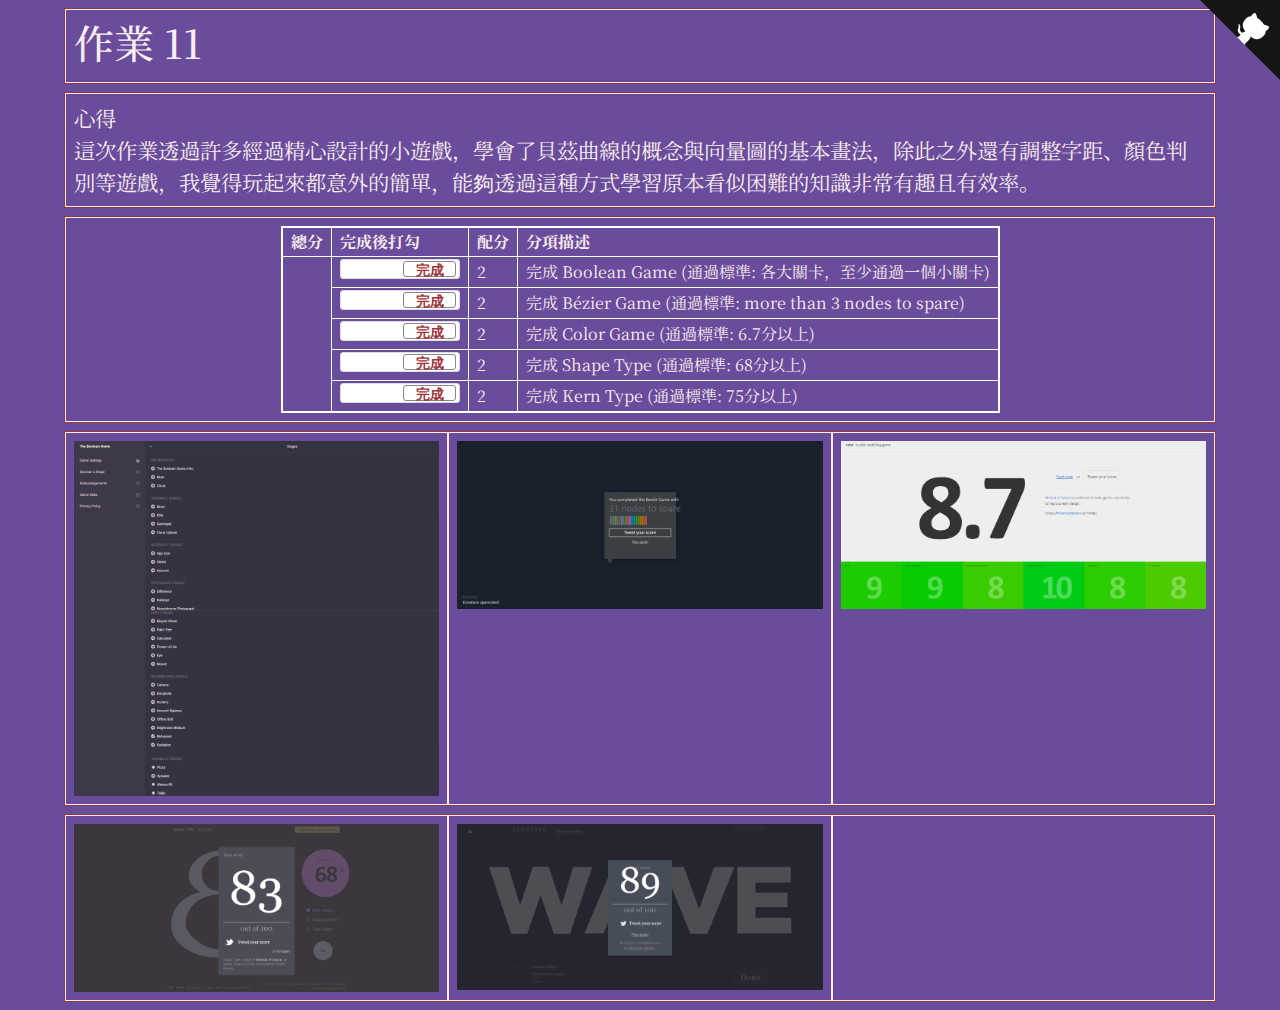
<file: hw11/index.html>
<!doctype html>
<html lang="zh-Hant-TW">
<head>
<!-- Required meta tags -->
<meta charset="utf-8">
<meta name="viewport" content="width=device-width, initial-scale=1">

<!-- D3, jquery -->
<script src="https://d3js.org/d3.v3.min.js" charset="utf-8"></script>
<script src="https://code.jquery.com/jquery-3.6.0.min.js" charset="utf-8"></script>

<!-- Bootstrap CSS -->
<link href="https://cdn.jsdelivr.net/npm/bootstrap@5.1.1/dist/css/bootstrap.min.css" rel="stylesheet">
<script src="https://cdn.jsdelivr.net/npm/bootstrap@5.1.1/dist/js/bootstrap.bundle.min.js"></script>

<title>作品集 Portfolio</title>
<style type="text/css">
  @import url('https://fonts.googleapis.com/css2?family=Noto+Serif+JP:wght@200&display=swap');

  table {
  border-collapse: collapse;
  border: 2px solid white; /* rgba(217,140,144,1) */
  font-size:  12pt;
  margin-left: auto;
  margin-right: auto;
  }

  td,
  th {
  border: 1px solid white;
  padding: 2px 8px;
  }

  .flipswitch
  {
      position: relative;
      background: white;
      width: 120px;
      height: 20px;
      -webkit-appearance: initial;
      border-radius: 3px;
      -webkit-tap-highlight-color: rgba(0, 0, 0, 0);
      outline:none;
      font-size: 14px;
      font-family: Trebuchet, Arial, sans-serif;
      font-weight: bold;
      cursor:pointer;
      border:1px solid #ddd;
  }
  .flipswitch:after
  {
      position:absolute;
      top:5%;
      display:block; 
      line-height:16px;
      width:45%;
      height:90%;
      background:#fff;
      box-sizing:border-box;
      text-align:center;
      transition: all 0.3s ease-in 0s; 
      color:rgba(159,53,58,1);
      border:#888 1px solid;
      border-radius:3px;
  }
  .flipswitch:after
  {
      left:2%;
      content: "未完成";
  }
  .flipswitch:checked:after
  {
      left:53%;
      content: "完成";
  }

  body {
    background-color: rgb(106, 76, 156); /* #6A4C9C */
    color: rgb(106, 76, 156);
    font-family: 'Noto Serif JP', serif;
  }

  .container-fluid {
    width:  90%;
  }

  .hw12 {
    border: 1px solid rgb(159, 53, 58);
    margin-top: 8px;
    margin-bottom: 8px;
  }

  .twenty {
    border: 1px solid #f9eced;
    color: #f9eced;
    padding: 8px;
    font-size: 16pt;
  }

  .twenty:hover {
      box-shadow: 0 0 5px 3px #f9eced;
      color: cyan; 
      text-shadow: 0 0 6px #FFFFFF, 0 0 6px #000000;
  }

  .github-corner:hover 
  .octo-arm {
    animation: octocat-wave 560ms ease-in-out
  }
  @keyframes octocat-wave {
    0%,100% {
      transform:rotate(0)
    }
    20%,60% {
      transform:rotate(-25deg)
    }
    40%,80% {
      transform:rotate(10deg)
    }
  }
  @media (max-width:500px) {
    .github-corner:hover 
    .octo-arm {
      animation:none
    }

    .github-corner 
    .octo-arm {
      animation: octocat-wave 560ms ease-in-out
    }
  }

  /* 波浪 */
  a {
    color:yellow;
    text-decoration: none; 
    background: url("data:image/svg+xml,%3Csvg xmlns='http://www.w3.org/2000/svg' viewBox='0 0 20 4'%3E%3Cpath fill='none' stroke='%23fff' d='M0 3.5c5 0 5-3 10-3s5 3 10 3 5-3 10-3 5 3 10 3'/%3E%3C/svg%3E") repeat-x 0 100%; 
    background-size:20px auto; 
    animation: waveMove 1s infinite linear;
  }

  a:hover {
    color:#f30;
    text-decoration: none;
    background: none;
    animation: none;
    text-decoration: underline;
    padding:2px 0;
  }
  @keyframes waveMove {
    from { background-position:0 100%; }
    to { background-position:20px 100%; }
  }
  /* 波浪 */
</style>
</head>
<body>
<!-- https://alexlenail.me/NN-SVG/about.html -->
<a href="https://github.com/Wenshin1109/ct2023s/" class="github-corner" aria-label="View source on Github">
  <svg width="80" height="80" viewBox="0 0 250 250" style="fill:#151513; color:#fff; position: absolute; top: 0; border: 0; right: 0;" aria-hidden="true">
    <path d="M0,0 L115,115 L130,115 L142,142 L250,250 L250,0 Z"></path>
    <path d="M128.3,109.0 C113.8,99.7 119.0,89.6 119.0,89.6 C122.0,82.7 120.5,78.6 120.5,78.6 C119.2,72.0 123.4,76.3 123.4,76.3 C127.3,80.9 125.5,87.3 125.5,87.3 C122.9,97.6 130.6,101.9 134.4,103.2" fill="currentColor" style="transform-origin: 130px 106px;" class="octo-arm"></path>
    <path d="M115.0,115.0 C114.9,115.1 118.7,116.5 119.8,115.4 L133.7,101.6 C136.9,99.2 139.9,98.4 142.2,98.6 C133.8,88.0 127.5,74.4 143.8,58.0 C148.5,53.4 154.0,51.2 159.7,51.0 C160.3,49.4 163.2,43.6 171.4,40.1 C171.4,40.1 176.1,42.5 178.8,56.2 C183.1,58.6 187.2,61.8 190.9,65.4 C194.5,69.0 197.7,73.2 200.1,77.6 C213.8,80.2 216.3,84.9 216.3,84.9 C212.7,93.1 206.9,96.0 205.4,96.6 C205.1,102.4 203.0,107.8 198.3,112.5 C181.9,128.9 168.3,122.5 157.7,114.1 C157.9,116.9 156.7,120.9 152.7,124.9 L141.0,136.5 C139.8,137.7 141.6,141.9 141.8,141.8 Z" fill="currentColor" class="octo-body"></path>
  </svg>
</a>

<div class="container-fluid">

  <!-- ------------------------------------------------>
  <div class="row hw12">
    <div class="col-md-12 twenty">
      <h1>作業 11</h1>
    </div>
  </div>

  
  <!-- ------------------------------------------------>
  <div class="row hw12">
    <div class="col-md-12 twenty">
      心得<br>
      這次作業透過許多經過精心設計的小遊戲，學會了貝茲曲線的概念與向量圖的基本畫法，除此之外還有調整字距、顏色判別等遊戲，我覺得玩起來都意外的簡單，能夠透過這種方式學習原本看似困難的知識非常有趣且有效率。
    </div>
  </div>

  <!-- ------------------------------------------------>
  <div class="row hw12">
    <div class="col-md-12 twenty">
      <table>
        <tr>
          <th>總分</th>
          <th>完成後打勾</th>
          <th>配分</th>
          <th>分項描述</th>
        </tr>
        <tr>
          <td rowspan="7" id="myTotal"></td>
          <td><input type="checkbox" class="flipswitch" id="myCheckbox1" checked></td>
          <td id='m1'>2</td>
          <td>完成 Boolean Game (通過標準: 各大關卡，至少通過一個小關卡)</td>
        </tr>
        <tr>
          <td><input type="checkbox" class="flipswitch" id="myCheckbox2" checked></td>
          <td id='m2'>2</td>
          <td>完成 Bézier Game (通過標準: more than 3 nodes to spare)</td>
        </tr>
        <tr>
          <td><input type="checkbox" class="flipswitch" id="myCheckbox3" checked></td>
          <td id='m3'>2</td>
          <td>完成 Color Game (通過標準: 6.7分以上)</td>
        </tr>
        <tr>
          <td><input type="checkbox" class="flipswitch" id="myCheckbox4" checked></td>
          <td id='m4'>2</td>
          <td>完成 Shape Type (通過標準: 68分以上)</td>
        </tr>
        <tr>
          <td><input type="checkbox" class="flipswitch" id="myCheckbox5" checked></td>
          <td id='m5'>2</td>
          <td>完成 Kern Type (通過標準: 75分以上)</td>
        </tr>
      </table>
    </div>
  </div>

  <!-- ------------------------------------------------>
  <div class="row hw12">
    <div class="col-md-4 twenty">
      <a href="./boolean.png"> <img src="./boolean.png" width="100%" /></a>
    </div>
    <div class="col-md-4 twenty">
      <!--
      <video id="video1" style="width:100%;max-width:100%;" controls="">
        <source src="https://www.w3schools.com/html/mov_bbb.mp4" type="video/mp4">
      </video>
      -->
      <img src="./bezier.png" width="100%" />
    </div>
    <div class="col-md-4 twenty">
      <img src="./color.png" width="100%" />
    </div>
  </div>

  <!-- ------------------------------------------------>
  <div class="row hw12">
    <div class="col-md-4 twenty">
      <img src="./shape.png" width="100%" />
    </div>
    <div class="col-md-4 twenty">
      <img src="./kern.png" width="100%" />
    </div>
    <div class="col-md-4 twenty">
      <!-- 無 -->
    </div>
  </div>



  <!-- ------------------------------------------------>


<script>
  $(function() {
    var f = function() {
      $(this).next().text($(this).is(':checked') ? '做完' : '未做完');
    };
    $('input').change(f).trigger('change');
  });

  d3.select("#myCheckbox1").on("change",update);
  d3.select("#myCheckbox2").on("change",update);
  d3.select("#myCheckbox3").on("change",update);
  d3.select("#myCheckbox4").on("change",update);
  d3.select("#myCheckbox5").on("change",update);

  update();
  
  function update(){

    var score = 0;

    if (d3.select("#myCheckbox1").property("checked")){
      score += parseInt(d3.select('#m1').html());
    }

    if (d3.select("#myCheckbox2").property("checked")){
      score += parseInt(d3.select('#m2').html());   
    }

    if (d3.select("#myCheckbox3").property("checked")){
      score += parseInt(d3.select('#m3').html());   
    }

    if (d3.select("#myCheckbox4").property("checked")){
      score += parseInt(d3.select('#m4').html());   
    }

    if (d3.select("#myCheckbox5").property("checked")){
      score += parseInt(d3.select('#m5').html());   
    }



    d3.select("#myTotal").html(score);    
  }
</script>

</body>
</html>
</file>
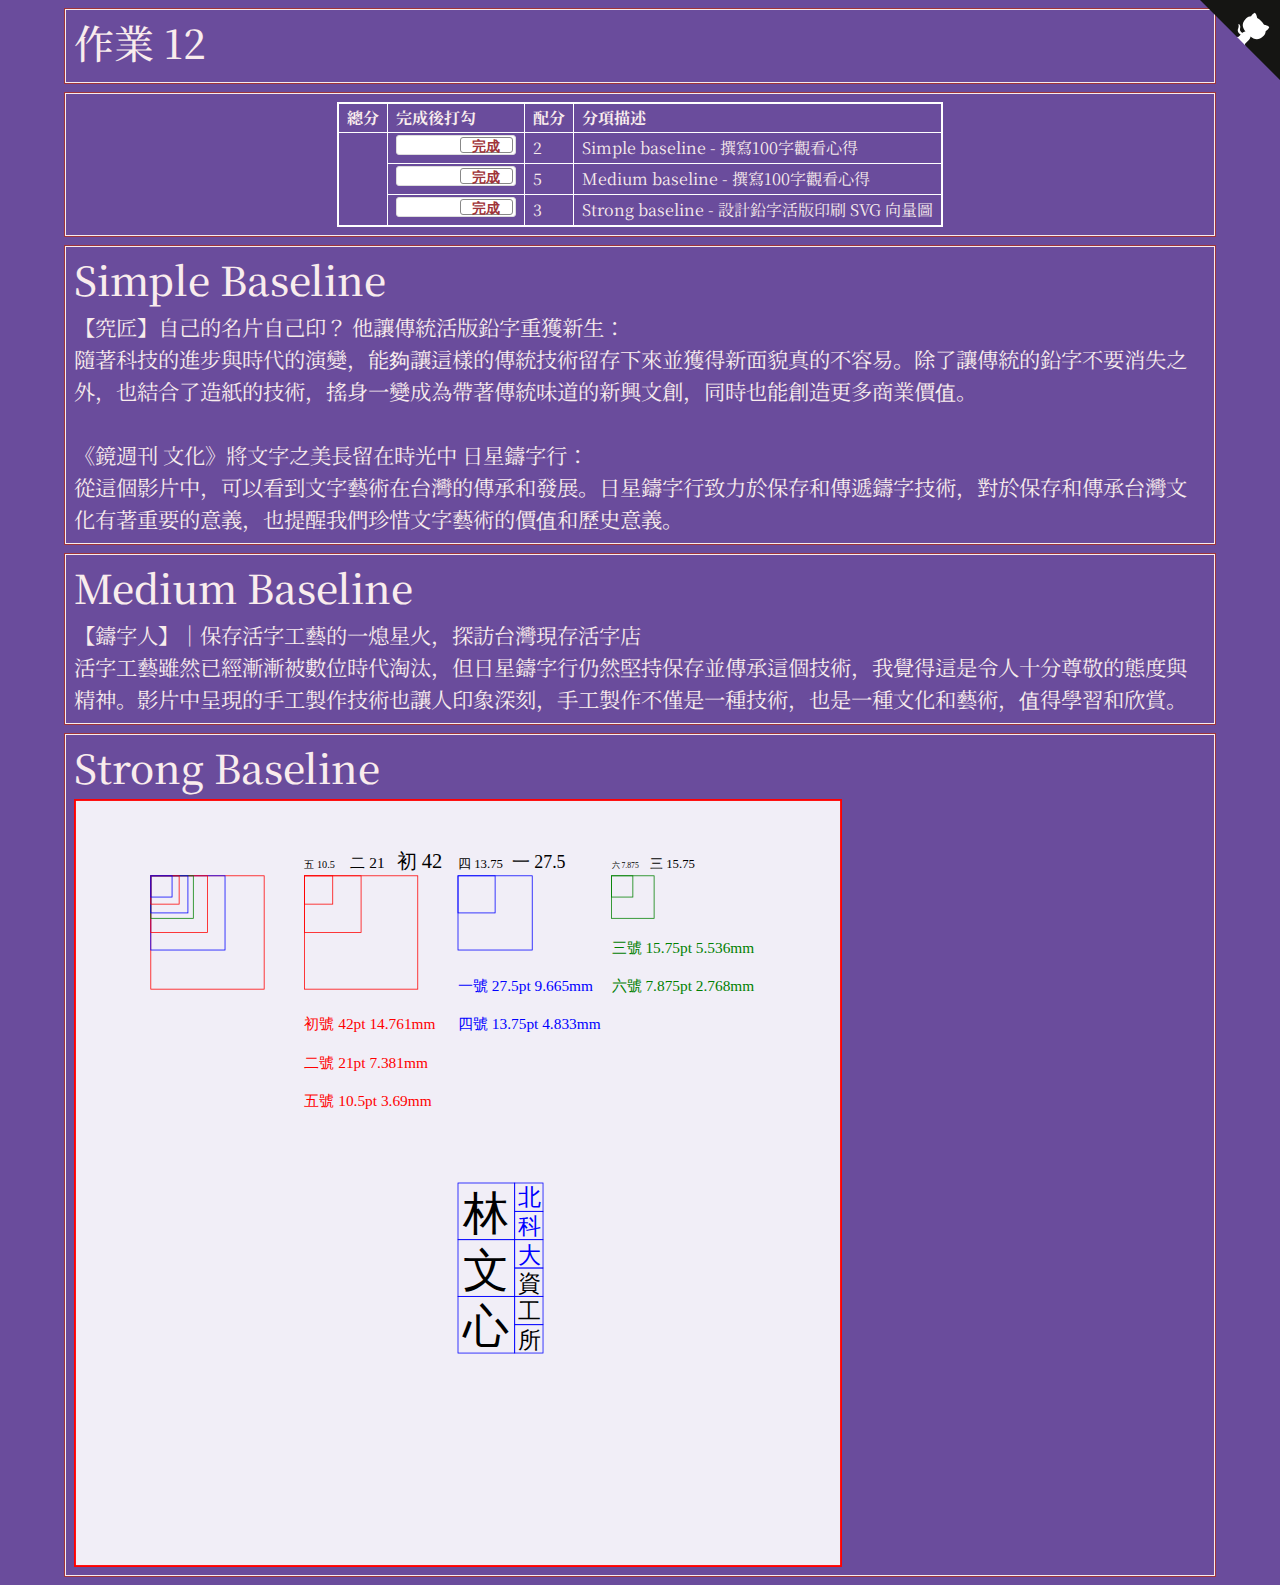
<file: hw12/index.html>
<!doctype html>
<html lang="zh-Hant-TW">
  <head>
  <!-- Required meta tags -->
  <meta charset="utf-8">
  <meta name="viewport" content="width=device-width, initial-scale=1">

  <!-- D3, jquery -->
  <script src="https://d3js.org/d3.v3.min.js" charset="utf-8"></script>
  <script src="https://code.jquery.com/jquery-3.6.0.min.js" charset="utf-8"></script>

  <!-- Bootstrap CSS -->
  <link href="https://cdn.jsdelivr.net/npm/bootstrap@5.1.1/dist/css/bootstrap.min.css" rel="stylesheet">
  <script src="https://cdn.jsdelivr.net/npm/bootstrap@5.1.1/dist/js/bootstrap.bundle.min.js"></script>

  <title>作品集 Portfolio</title>
  <!-- https://alexlenail.me/NN-SVG/about.html -->
  <link rel="icon" href="../hw00/favicon.svg"/>
  <style type="text/css">

    @import url('https://fonts.googleapis.com/css2?family=Noto+Serif+JP:wght@200&display=swap');
  
    table {
    border-collapse: collapse;
    border: 2px solid white; /* rgba(217,140,144,1) */
    font-size:  12pt;
    margin-left: auto;
    margin-right: auto;
    }
  
    td,
    th {
    border: 1px solid white;
    padding: 2px 8px;
    }
  
    .flipswitch
    {
        position: relative;
        background: white;
        width: 120px;
        height: 20px;
        -webkit-appearance: initial;
        border-radius: 3px;
        -webkit-tap-highlight-color: rgba(0, 0, 0, 0);
        outline:none;
        font-size: 14px;
        font-family: Trebuchet, Arial, sans-serif;
        font-weight: bold;
        cursor:pointer;
        border:1px solid #ddd;
    }
    .flipswitch:after
    {
        position:absolute;
        top:5%;
        display:block; 
        line-height:16px;
        width:45%;
        height:90%;
        background:#fff;
        box-sizing:border-box;
        text-align:center;
        transition: all 0.3s ease-in 0s; 
        color:rgba(159,53,58,1);
        border:#888 1px solid;
        border-radius:3px;
    }
    .flipswitch:after
    {
        left:2%;
        content: "未完成";
    }
    .flipswitch:checked:after
    {
        left:53%;
        content: "完成";
    }
  
    body {
      background-color: rgb(106, 76, 156); /* #6A4C9C */
      color: rgb(106, 76, 156);
      font-family: 'Noto Serif JP', serif;
    }
  
    .container-fluid {
      width:  90%;
    }
  
    .hw12 {
      border: 1px solid rgb(159, 53, 58);
      margin-top: 8px;
      margin-bottom: 8px;
    }
  
    .twenty {
      border: 1px solid #f9eced;
      color: #f9eced;
      padding: 8px;
      font-size: 16pt;
    }
  
    .twenty:hover {
        box-shadow: 0 0 5px 3px #f9eced;
        color: cyan; 
        text-shadow: 0 0 6px #FFFFFF, 0 0 6px #000000;
    }
  
  
    .github-corner:hover 
    .octo-arm {
      animation: octocat-wave 560ms ease-in-out
    }
    @keyframes octocat-wave {
      0%,100% {
        transform:rotate(0)
      }
      20%,60% {
        transform:rotate(-25deg)
      }
      40%,80% {
        transform:rotate(10deg)
      }
    }
    @media (max-width:500px) {
      .github-corner:hover 
      .octo-arm {
        animation:none
      }
  
      .github-corner 
      .octo-arm {
        animation: octocat-wave 560ms ease-in-out
      }
    }
  
    /* 波浪 */
    a {
      color:#fff;
      text-decoration: none; 
      background: url("data:image/svg+xml,%3Csvg xmlns='http://www.w3.org/2000/svg' viewBox='0 0 20 4'%3E%3Cpath fill='none' stroke='%23fff' d='M0 3.5c5 0 5-3 10-3s5 3 10 3 5-3 10-3 5 3 10 3'/%3E%3C/svg%3E") repeat-x 0 100%; 
      background-size:20px auto; 
      animation: waveMove 1s infinite linear;
    }
  
    a:hover {
      color:#faa;
      text-decoration: none;
      background: none;
      animation: none;
      text-decoration: underline;
      padding:2px 0;
    }
    @keyframes waveMove {
      from { background-position:0 100%; }
      to { background-position:20px 100%; }
    }
  </style>

  </head>
  <body>
  <!-- https://alexlenail.me/NN-SVG/about.html -->
  <a href="https://github.com/Wenshin1109/ct2023s/" class="github-corner" aria-label="View source on Github">
    <svg width="80" height="80" viewBox="0 0 250 250" style="fill:#151513; color:#fff; position: absolute; top: 0; border: 0; right: 0;" aria-hidden="true">
      <path d="M0,0 L115,115 L130,115 L142,142 L250,250 L250,0 Z"></path>
      <path d="M128.3,109.0 C113.8,99.7 119.0,89.6 119.0,89.6 C122.0,82.7 120.5,78.6 120.5,78.6 C119.2,72.0 123.4,76.3 123.4,76.3 C127.3,80.9 125.5,87.3 125.5,87.3 C122.9,97.6 130.6,101.9 134.4,103.2" fill="currentColor" style="transform-origin: 130px 106px;" class="octo-arm"></path>
      <path d="M115.0,115.0 C114.9,115.1 118.7,116.5 119.8,115.4 L133.7,101.6 C136.9,99.2 139.9,98.4 142.2,98.6 C133.8,88.0 127.5,74.4 143.8,58.0 C148.5,53.4 154.0,51.2 159.7,51.0 C160.3,49.4 163.2,43.6 171.4,40.1 C171.4,40.1 176.1,42.5 178.8,56.2 C183.1,58.6 187.2,61.8 190.9,65.4 C194.5,69.0 197.7,73.2 200.1,77.6 C213.8,80.2 216.3,84.9 216.3,84.9 C212.7,93.1 206.9,96.0 205.4,96.6 C205.1,102.4 203.0,107.8 198.3,112.5 C181.9,128.9 168.3,122.5 157.7,114.1 C157.9,116.9 156.7,120.9 152.7,124.9 L141.0,136.5 C139.8,137.7 141.6,141.9 141.8,141.8 Z" fill="currentColor" class="octo-body"></path>
    </svg>
  </a>

  <div class="container-fluid">

    <!-- ------------------------------------------------>
    <div class="row hw12">
      <div class="col-md-12 twenty">
        <h1>作業 12</h1>
      </div>
    </div>


    <!-- ------------------------------------------------>
    <div class="row hw12">
      <div class="col-md-12 twenty">
        <table>
          <tr>
            <th>總分</th>
            <th>完成後打勾</th>
            <th>配分</th>
            <th>分項描述</th>
          </tr>
          <tr>
            <td rowspan="7" id="myTotal"></td>
            <td><input type="checkbox" class="flipswitch" id="myCheckbox1" checked></td>
            <td id='m1'>2</td>
            <td>Simple baseline - 撰寫100字觀看心得</td>
          </tr>
          <tr>
            <td><input type="checkbox" class="flipswitch" id="myCheckbox2" checked></td>
            <td id='m2'>5</td>
            <td>Medium baseline - 撰寫100字觀看心得 </td>
          </tr>
          <tr>
            <td><input type="checkbox" class="flipswitch" id="myCheckbox3" checked></td>
            <td id='m3'>3</td>
            <td>Strong baseline - 設計鉛字活版印刷 SVG 向量圖 </td>
          </tr>
        </table>
      </div>
    </div>

    <!-- ------------------------------------------------>
    <div class="row hw12">
      <div class="col-md-12 twenty">
        <h1>Simple Baseline</h1>
        【究匠】自己的名片自己印？ 他讓傳統活版鉛字重獲新生：<br>
        隨著科技的進步與時代的演變，能夠讓這樣的傳統技術留存下來並獲得新面貌真的不容易。除了讓傳統的鉛字不要消失之外，也結合了造紙的技術，搖身一變成為帶著傳統味道的新興文創，同時也能創造更多商業價值。<br><br>
        《鏡週刊 文化》將文字之美長留在時光中 日星鑄字行：<br>
        從這個影片中，可以看到文字藝術在台灣的傳承和發展。日星鑄字行致力於保存和傳遞鑄字技術，對於保存和傳承台灣文化有著重要的意義，也提醒我們珍惜文字藝術的價值和歷史意義。
      </div>
    </div>

    <!-- ------------------------------------------------>
    <div class="row hw12">
      <div class="col-md-12 twenty">
        <h1>Medium Baseline</h1>
        【鑄字人】│保存活字工藝的一熄星火，探訪台灣現存活字店<br>
        活字工藝雖然已經漸漸被數位時代淘汰，但日星鑄字行仍然堅持保存並傳承這個技術，我覺得這是令人十分尊敬的態度與精神。影片中呈現的手工製作技術也讓人印象深刻，手工製作不僅是一種技術，也是一種文化和藝術，值得學習和欣賞。
      </div>
    </div>

    <!-- ------------------------------------------------>
    <div class="row hw12">
      <div class="col-md-12 twenty">
        <h1>Strong Baseline</h1>
        <img src="stamp.svg" width="768">
      </div>
    </div>

    <!-- ------------------------------------------------>


  <script>
    $(function() {
      var f = function() {
        $(this).next().text($(this).is(':checked') ? '做完' : '未做完');
      };
      $('input').change(f).trigger('change');
    });

    d3.select("#myCheckbox1").on("change",update);
    d3.select("#myCheckbox2").on("change",update);
    d3.select("#myCheckbox3").on("change",update);

    update();
    
    function update(){

      var score = 0;

      if (d3.select("#myCheckbox1").property("checked")){
        score += parseInt(d3.select('#m1').html());
      }

      if (d3.select("#myCheckbox2").property("checked")){
        score += parseInt(d3.select('#m2').html());   
      }

      if (d3.select("#myCheckbox3").property("checked")){
        score += parseInt(d3.select('#m3').html());   
      }

      d3.select("#myTotal").html(score);    
    }
  </script>

  </body>
</html>
</file>
<file: hw04/css/mystyle.css>
@font-face{
    font-family: OFont;
    src: url(../src/OFont.otf) format('opentype');
}
</file>
<file: hw05/css/mystyle.css>
@font-face{
    font-family: easyFont;
    src: url(../src/easy.ttf) format('truetype');
}
@font-face{
    font-family: mediumFont;
    src: url(../src/medium.ttf) format('truetype');
}
</file>
